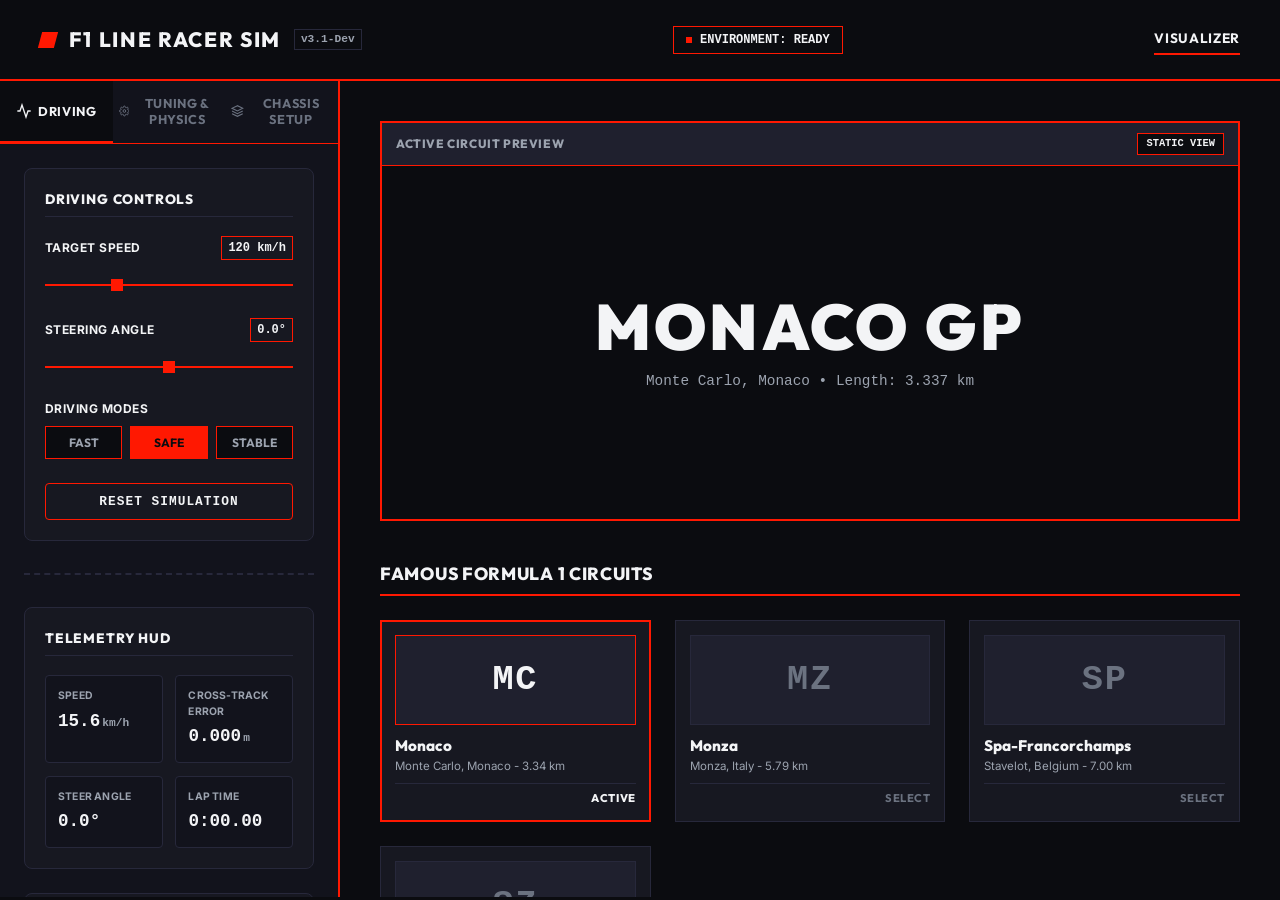
<file: F1_tracks/index.html>
<!DOCTYPE html>
<html lang="en">

<head>
  <meta charset="UTF-8">
  <meta name="viewport" content="width=device-width, initial-scale=1.0">
  <title>F1 LINE RACER SIM - Developer UI Dashboard</title>
  <!-- Google Fonts: Outfit (Headers) & Inter (Body) -->
  <link rel="preconnect" href="https://fonts.googleapis.com">
  <link rel="preconnect" href="https://fonts.gstatic.com" crossorigin>
  <link
    href="https://fonts.googleapis.com/css2?family=Inter:wght@300;400;500;600;700&family=Outfit:wght@400;500;600;700;800&display=swap"
    rel="stylesheet">
  <link rel="stylesheet" href="style.css">
  <style>
    /* Reset Button F1-tech styling */
    .reset-btn {
      width: 100%;
      background-color: transparent;
      border: 1px solid var(--border-dark);
      color: var(--text-main);
      font-family: var(--font-mono);
      font-size: 0.8rem;
      font-weight: 700;
      text-transform: uppercase;
      letter-spacing: 0.08em;
      padding: 10px;
      cursor: pointer;
      transition: all var(--transition-speed);
      text-align: center;
      border-radius: var(--radius-sm);
    }
    .reset-btn:hover {
      background-color: var(--border-dark);
      color: var(--bg-color);
      box-shadow: 0 0 10px rgba(255, 24, 1, 0.4);
    }
    .reset-btn:active {
      transform: scale(0.98);
    }
  </style>
</head>

<body>
  <!-- Header -->
  <header class="app-header">
    <div class="header-logo">
      <div class="logo-accent"></div>
      <h1>F1 LINE RACER SIM</h1>
      <span class="version-tag">v3.1-Dev</span>
    </div>

    <div class="system-status">
      <span class="status-dot"></span>
      <span class="status-text" id="status-display">ENVIRONMENT: READY</span>
    </div>

    <nav class="header-nav">
      <a href="#visualizer" class="nav-link active">Visualizer</a>
    </nav>
  </header>

  <!-- Main Container -->
  <div class="app-container">

    <!-- Sidebar -->
    <aside class="sidebar">
      <!-- Tab Navigation -->
      <div class="sidebar-tabs">
        <button class="tab-btn active" data-tab="driving">
          <svg width="16" height="16" viewBox="0 0 24 24" fill="none" stroke="currentColor" stroke-width="2">
            <path d="M22 12h-4l-3 9L9 3l-3 9H2" />
          </svg>
          Driving
        </button>
        <button class="tab-btn" data-tab="tuning">
          <svg width="16" height="16" viewBox="0 0 24 24" fill="none" stroke="currentColor" stroke-width="2">
            <circle cx="12" cy="12" r="3" />
            <path
              d="M19.4 15a1.65 1.65 0 0 0 .33 1.82l.06.06a2 2 0 1 1-2.83 2.83l-.06-.06a1.65 1.65 0 0 0-1.82-.33 1.65 1.65 0 0 0-1 1.51V21a2 2 0 0 1-4 0v-.09A1.65 1.65 0 0 0 9 19.4a1.65 1.65 0 0 0-1.82.33l-.06.06a2 2 0 1 1-2.83-2.83l.06-.06a1.65 1.65 0 0 0 .33-1.82 1.65 1.65 0 0 0-1.51-1H3a2 2 0 0 1 0-4h.09A1.65 1.65 0 0 0 4.6 9a1.65 1.65 0 0 0-.33-1.82l-.06-.06a2 2 0 1 1 2.83-2.83l.06.06a1.65 1.65 0 0 0 1.82.33H9a1.65 1.65 0 0 0 1-1.51V3a2 2 0 0 1 4 0v.09a1.65 1.65 0 0 0 1 1.51 1.65 1.65 0 0 0 1.82-.33l.06-.06a2 2 0 1 1 2.83 2.83l-.06.06a1.65 1.65 0 0 0-.33 1.82V9a1.65 1.65 0 0 0 1.51 1H21a2 2 0 0 1 0 4h-.09a1.65 1.65 0 0 0-1.51 1z" />
          </svg>
          Tuning & Physics
        </button>
        <button class="tab-btn" data-tab="advanced">
          <svg width="16" height="16" viewBox="0 0 24 24" fill="none" stroke="currentColor" stroke-width="2">
            <path d="M12 2L2 7l10 5 10-5-10-5zM2 17l10 5 10-5M2 12l10 5 10-5" />
          </svg>
          Chassis Setup
        </button>
      </div>

      <!-- Tab Content Panels -->
      <div class="sidebar-content">

        <!-- Driving Tab Panel -->
        <div class="tab-panel active" id="panel-driving">
          <div class="panel-section">
            <h3 class="section-title">Driving Controls</h3>

            <!-- Target Speed Slider -->
            <div class="control-group">
              <div class="slider-header">
                <label for="slider-speed">Target Speed</label>
                <span class="value-display" id="speed-val">120 km/h</span>
              </div>
              <input type="range" id="slider-speed" min="30" max="350" step="5" value="120" class="custom-slider">
            </div>

            <!-- Steering Angle Slider -->
            <div class="control-group">
              <div class="slider-header">
                <label for="slider-steering">Steering Angle</label>
                <span class="value-display" id="steering-val">0.0°</span>
              </div>
              <input type="range" id="slider-steering" min="-30" max="30" step="0.5" value="0" class="custom-slider">
            </div>

            <!-- Driving Modes Button Group -->
            <div class="control-group">
              <label>Driving Modes</label>
              <div class="btn-group" id="driving-mode-group">
                <button class="mode-btn" data-mode="fast">Fast</button>
                <button class="mode-btn active" data-mode="safe">Safe</button>
                <button class="mode-btn" data-mode="stable">Stable</button>
              </div>
            </div>

            <!-- Reset Simulation Action Button -->
            <div class="control-group" style="margin-top: 1.5rem; margin-bottom: 0;">
              <button id="btn-reset" class="reset-btn">RESET SIMULATION</button>
            </div>
          </div>

          <!-- INTEGRATED TELEMETRY HUD (Visible ONLY inside Driving tab) -->
          <div class="sidebar-telemetry-container">
            <div class="panel-section">
              <h3 class="section-title">Telemetry HUD</h3>

              <div class="telemetry-grid">
                <div class="telemetry-item">
                  <span class="tel-label">Speed</span>
                  <span class="tel-value" id="tel-speed">0.0 <span class="unit">km/h</span></span>
                </div>
                <div class="telemetry-item">
                  <span class="tel-label">Cross-Track Error</span>
                  <span class="tel-value" id="tel-cte">0.000 <span class="unit">m</span></span>
                </div>
                <div class="telemetry-item">
                  <span class="tel-label">Steer Angle</span>
                  <span class="tel-value" id="tel-steer">0.0°</span>
                </div>
                <div class="telemetry-item">
                  <span class="tel-label">Lap Time</span>
                  <span class="tel-value font-mono" id="tel-time">0:00.00</span>
                </div>
              </div>
            </div>

            <!-- Real-time CTE Deviation Chart -->
            <div class="panel-section">
              <h3 class="section-title">Real-time CTE Deviation</h3>
              <div class="mini-chart-container" id="chart-placeholder">
                <div class="chart-inner-placeholder">
                  <span class="placeholder-tag">LIVE CHART PLACEHOLDER</span>
                  <svg width="100%" height="100%" viewBox="0 0 250 80" class="placeholder-svg">
                    <path d="M 0 40 L 250 40" stroke="#e5e5e5" stroke-width="1" stroke-dasharray="4,4" />
                    <path d="M 0 40 Q 60 10, 120 50 T 250 35" fill="none" stroke="#a3a3a3" stroke-width="1.5"
                      stroke-dasharray="2,2" />
                  </svg>
                </div>
              </div>
            </div>

            <!-- Lap Records Table -->
            <div class="panel-section">
              <h3 class="section-title">Lap Records</h3>
              <div class="lap-history-container">
                <table class="lap-table">
                  <thead>
                    <tr>
                      <th>Lap</th>
                      <th>Time</th>
                      <th>Max Speed</th>
                      <th>Avg CTE</th>
                    </tr>
                  </thead>
                  <tbody id="lap-records-body">
                    <tr class="empty-row">
                      <td colspan="4">No lap data recorded yet</td>
                    </tr>
                  </tbody>
                </table>
              </div>
            </div>
          </div>
        </div>

        <!-- Tuning & Physics Tab Panel -->
        <div class="tab-panel" id="panel-tuning">
          <div class="panel-section">
            <h3 class="section-title">Tuning & Environment</h3>

            <!-- Tire Friction Slider -->
            <div class="control-group">
              <div class="slider-header">
                <label for="slider-friction">Tire Friction</label>
                <span class="value-display" id="friction-val">0.80</span>
              </div>
              <input type="range" id="slider-friction" min="0.0" max="1.0" step="0.05" value="0.80"
                class="custom-slider">
            </div>

            <!-- Tire Types Selector -->
            <div class="control-group">
              <label for="select-tire-type">Tire Type</label>
              <select id="select-tire-type" class="custom-select">
                <option value="soft">Soft</option>
                <option value="medium" selected>Medium</option>
                <option value="hard">Hard</option>
                <option value="wet">Wet</option>
              </select>
            </div>

            <!-- Track Temperature Slider -->
            <div class="control-group">
              <div class="slider-header">
                <label for="slider-temperature">Track Temperature</label>
                <span class="value-display" id="temp-val">35°C</span>
              </div>
              <input type="range" id="slider-temperature" min="10" max="60" step="1" value="35" class="custom-slider">
            </div>
          </div>

          <!-- Dynamic Weight Transfer Chart Section -->
          <div class="panel-section">
            <h3 class="section-title">Dynamic Load Balance</h3>
            <div class="canvas-chart-container">
              <canvas id="weight-transfer-chart" width="300" height="150"></canvas>
            </div>
          </div>
        </div>

        <!-- Chassis Setup Tab Panel -->
        <div class="tab-panel" id="panel-advanced">
          <div class="panel-section">
            <h3 class="section-title">Chassis Setup</h3>

            <!-- Custom Settings Toggle Switch -->
            <div class="toggle-container">
              <span class="toggle-label">Activate Custom Setup</span>
              <label class="switch">
                <input type="checkbox" id="custom-settings-toggle">
                <span class="toggle-slider round"></span>
              </label>
            </div>

            <!-- Parameters Input Grid -->
            <div class="input-grid">
              <div class="input-field">
                <label for="input-mass">Vehicle Mass (m, kg)</label>
                <input type="number" id="input-mass" value="1300" step="10" min="500" max="3000">
              </div>
              <div class="input-field">
                <label for="input-radius">Wheel Radius (rw, m)</label>
                <input type="number" id="input-radius" value="0.285" step="0.005" min="0.1" max="1.0">
              </div>
              <div class="input-field">
                <label for="input-track">Track Width (B, m)</label>
                <input type="number" id="input-track" value="1.4375" step="0.005" min="0.5" max="3.0">
              </div>
              <div class="input-field">
                <label for="input-lf">CG to Front Axle (lf, m)</label>
                <input type="number" id="input-lf" value="1.4373" step="0.005" min="0.5" max="3.0">
              </div>
              <div class="input-field">
                <label for="input-lr">CG to Rear Axle (lr, m)</label>
                <input type="number" id="input-lr" value="1.2247" step="0.005" min="0.5" max="3.0">
              </div>
              <div class="input-field">
                <label for="input-iz">Yaw Inertia (Iz, kg·m²)</label>
                <input type="number" id="input-iz" value="1808" step="10" min="100" max="5000">
              </div>
              <div class="input-field">
                <label for="input-iw">Wheel Inertia (Iw, kg·m²)</label>
                <input type="number" id="input-iw" value="1.85" step="0.05" min="0.1" max="10.0">
              </div>
              <div class="input-field">
                <label for="input-height">CG Height (h, m)</label>
                <input type="number" id="input-height" value="0.3" step="0.01" min="0.05" max="1.5">
              </div>
              <div class="input-field">
                <label for="input-power">Max Power (P_max, W)</label>
                <input type="number" id="input-power" value="120000" step="5000" min="10000" max="1000000">
              </div>
              <div class="input-field">
                <label for="input-asr-thresh">ASR Threshold</label>
                <input type="number" id="input-asr-thresh" value="0.15" step="0.01" min="0.01" max="1.0">
              </div>
              <div class="input-field">
                <label for="input-kp">PID Proportional (Kp)</label>
                <input type="number" id="input-kp" value="400" step="10" min="10" max="2000">
              </div>
              <div class="input-field">
                <label for="input-ki">PID Integral (Ki)</label>
                <input type="number" id="input-ki" value="15" step="1" min="0" max="500">
              </div>
              <div class="input-field">
                <label for="input-kd">PID Derivative (Kd)</label>
                <input type="number" id="input-kd" value="5" step="0.5" min="0" max="100">
              </div>
            </div>
          </div>
        </div>

      </div>

      <!-- Footer details -->
      <footer class="sidebar-footer">
        <p>Formula 1 Line Racer Simulator</p>
        <p>Pure UI/UX Developer Environment</p>
      </footer>
    </aside>

    <!-- Main Visualizer Area -->
    <main class="main-viewer">
      <!-- Minimalist Track Placeholder Container -->
      <div id="canvas-container" class="placeholder-container">
        <div class="viewer-header">
          <span class="viewer-title">Active Circuit Preview</span>
          <div class="status-pill">STATIC VIEW</div>
        </div>
        <div class="viewer-body">
          <h2 id="active-track-display" class="large-track-text">MONACO GP</h2>
          <p id="active-track-details" class="track-details-text">Monte Carlo, Monaco • Length: 3.337 km</p>
        </div>
      </div>

      <!-- Track Cards Grid -->
      <section class="tracks-section">
        <h2 class="section-title">Famous Formula 1 Circuits</h2>
        <div class="tracks-grid">

          <!-- Card Monaco -->
          <div class="track-card active" data-track="monaco">
            <div class="flat-track-preview">
              <span class="mini-track-initials">MC</span>
            </div>
            <div class="track-card-info">
              <span class="card-track-name">Monaco</span>
              <span class="card-track-details">Monte Carlo, Monaco - 3.34 km</span>
            </div>
            <div class="card-action">Active</div>
          </div>

          <!-- Card Monza -->
          <div class="track-card" data-track="monza">
            <div class="flat-track-preview">
              <span class="mini-track-initials">MZ</span>
            </div>
            <div class="track-card-info">
              <span class="card-track-name">Monza</span>
              <span class="card-track-details">Monza, Italy - 5.79 km</span>
            </div>
            <div class="card-action">Select</div>
          </div>

          <!-- Card Spa -->
          <div class="track-card" data-track="spa">
            <div class="flat-track-preview">
              <span class="mini-track-initials">SP</span>
            </div>
            <div class="track-card-info">
              <span class="card-track-name">Spa-Francorchamps</span>
              <span class="card-track-details">Stavelot, Belgium - 7.00 km</span>
            </div>
            <div class="card-action">Select</div>
          </div>

          <!-- Card Suzuka -->
          <div class="track-card" data-track="suzuka">
            <div class="flat-track-preview">
              <span class="mini-track-initials">SZ</span>
            </div>
            <div class="track-card-info">
              <span class="card-track-name">Suzuka</span>
              <span class="card-track-details">Suzuka, Japan - 5.81 km</span>
            </div>
            <div class="card-action">Select</div>
          </div>

        </div>
      </section>
    </main>

  </div>

  <!-- Main Application Code -->
  <script src="physics.js"></script>
  <!-- Connect the visualizer logic and telemetry handlers -->
  <script src="app.js"></script>

</body>

</html>
</file>
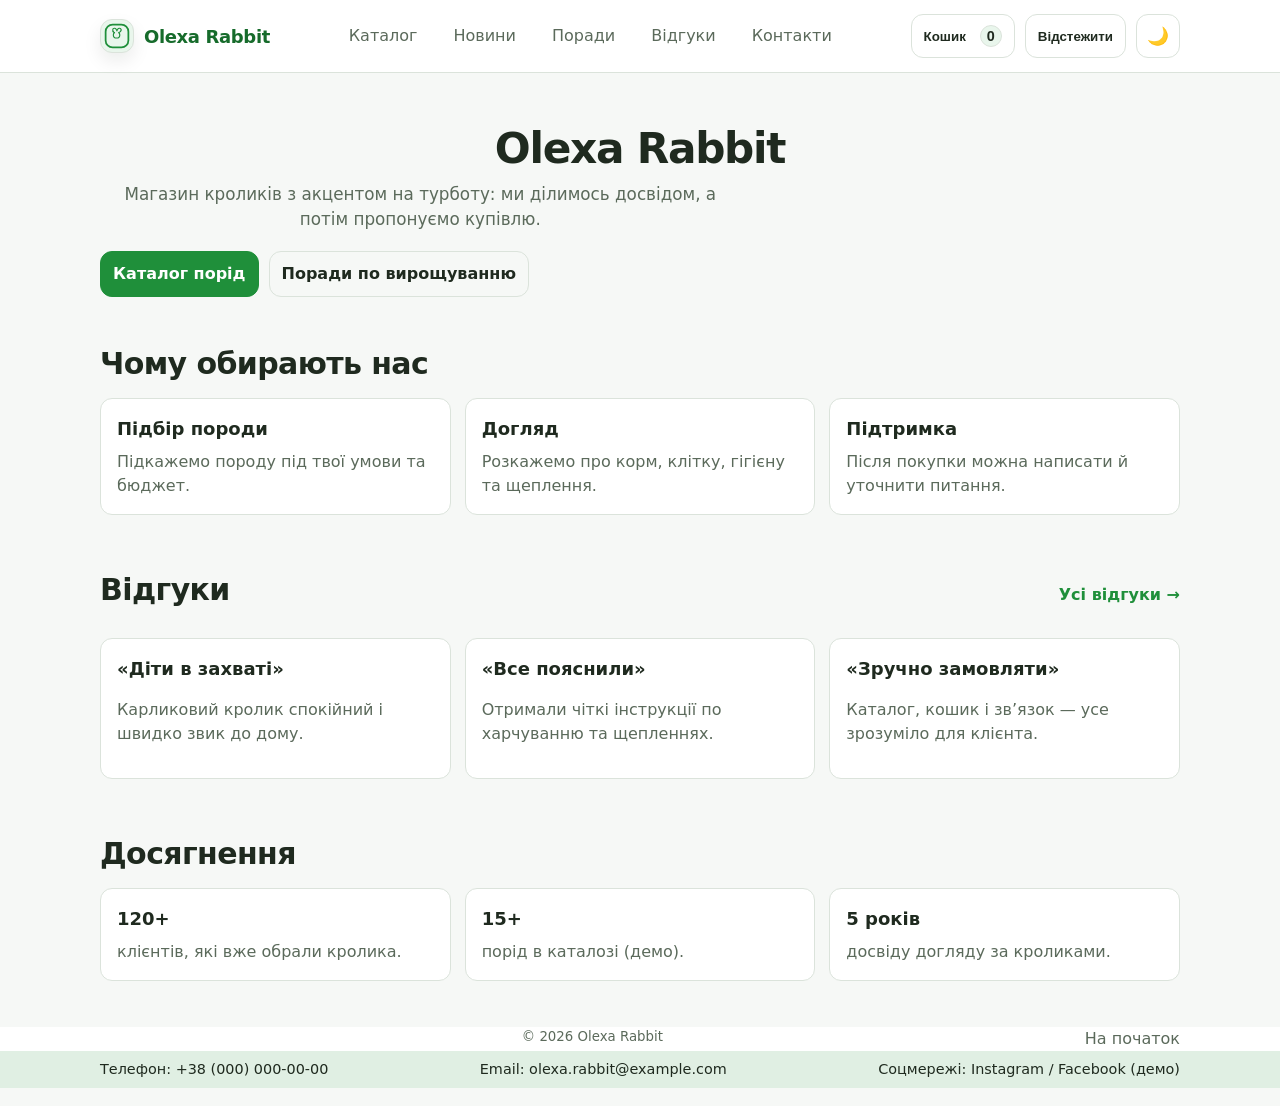
<file: Test_Site/index.html>
<!doctype html>
<html lang="uk">
  <head>
    <meta charset="utf-8" />
    <meta name="viewport" content="width=device-width, initial-scale=1" />
    <meta name="color-scheme" content="light dark" />

    <title>Olexa Rabbit — головна</title>
    <meta
      name="description"
      content="Olexa Rabbit — магазин кроликів: новини, про виробництво та контакти."
    />

    <link rel="icon" href="./assets/icons/favicon.svg" type="image/svg+xml" />
    <link rel="stylesheet" href="./css/style.css" />
  </head>
  <body id="top">
    <a class="skip-link" href="#main">Перейти до вмісту</a>

    <header class="site-header">
      <div class="container header-inner">
        <a class="brand" href="./index.html" aria-label="На головну">
          <span class="brand-mark" aria-hidden="true">
            <img
              src="./assets/icons/favicon.svg"
              alt=""
              width="28"
              height="28"
              loading="eager"
              decoding="async"
            />
          </span>
          <span class="brand-text">Olexa <span>Rabbit</span></span>
        </a>

        <nav class="nav" aria-label="Головна навігація">
          <a href="./catalog.html">Каталог</a>
          <a href="./news.html">Новини</a>
          <a href="./tips.html">Поради</a>
          <a href="./reviews.html">Відгуки</a>
          <a href="./contact.html">Контакти</a>
        </nav>

        <div class="header-actions">
          <button class="btn btn-ghost cart-btn" type="button" id="cartOpen">
            Кошик <span class="cart-count" id="cartCount">0</span>
          </button>
          <button class="btn btn-ghost" type="button" id="trackOrder">
            Відстежити
          </button>
          <button
            class="btn btn-ghost icon-only"
            type="button"
            id="themeToggle"
            aria-label="Змінити тему"
          >
            <span id="themeIcon">☀</span>
          </button>
        </div>
      </div>
    </header>

    <main id="main">
      <section class="hero">
        <div class="container hero-inner">
          <div class="hero-copy">
            <h1>Olexa Rabbit</h1>
            <p class="lead">
              Магазин кроликів з акцентом на турботу: ми ділимось досвідом, а потім
              пропонуємо купівлю.
            </p>
            <div class="hero-cta">
              <a class="btn btn-primary" href="./catalog.html">Каталог порід</a>
              <a class="btn btn-ghost" href="./tips.html">Поради по вирощуванню</a>
            </div>
          </div>
        </div>
      </section>

      <section class="section" id="why">
        <div class="container">
          <h2>Чому обирають нас</h2>

          <div class="grid">
            <article class="feature">
              <h3>Підбір породи</h3>
              <p>Підкажемо породу під твої умови та бюджет.</p>
            </article>
            <article class="feature">
              <h3>Догляд</h3>
              <p>Розкажемо про корм, клітку, гігієну та щеплення.</p>
            </article>
            <article class="feature">
              <h3>Підтримка</h3>
              <p>Після покупки можна написати й уточнити питання.</p>
            </article>
          </div>
        </div>
      </section>

      <section class="section" id="home-reviews">
        <div class="container">
          <div class="section-head">
            <h2>Відгуки</h2>
            <a class="link" href="./reviews.html">Усі відгуки →</a>
          </div>

          <div class="news-grid">
            <article class="news-card">
              <h3>«Діти в захваті»</h3>
              <p class="muted">Карликовий кролик спокійний і швидко звик до дому.</p>
            </article>
            <article class="news-card">
              <h3>«Все пояснили»</h3>
              <p class="muted">Отримали чіткі інструкції по харчуванню та щепленнях.</p>
            </article>
            <article class="news-card">
              <h3>«Зручно замовляти»</h3>
              <p class="muted">Каталог, кошик і зв’язок — усе зрозуміло для клієнта.</p>
            </article>
          </div>
        </div>
      </section>

      <section class="section" id="achievements">
        <div class="container">
          <h2>Досягнення</h2>

          <div class="grid">
            <article class="feature">
              <h3>120+</h3>
              <p class="muted">клієнтів, які вже обрали кролика.</p>
            </article>
            <article class="feature">
              <h3>15+</h3>
              <p class="muted">порід в каталозі (демо).</p>
            </article>
            <article class="feature">
              <h3>5 років</h3>
              <p class="muted">досвіду догляду за кроликами.</p>
            </article>
          </div>
        </div>
      </section>
    </main>

    <footer class="site-footer">
      <div class="footer-top">
        <div class="container footer-inner">
          <div class="footer-line"></div>
          <small>© <span id="year"></span> Olexa Rabbit</small>
          <a class="muted" href="#top" id="backToTop">На початок</a>
        </div>
      </div>
      <div class="footer-bar">
        <div class="container footer-bar-inner">
          <span>Телефон: +38 (000) 000-00-00</span>
          <span>Email: olexa.rabbit@example.com</span>
          <span>Соцмережі: Instagram / Facebook (демо)</span>
        </div>
      </div>
    </footer>

    <div class="modal" id="cartModal" hidden>
      <div class="modal-backdrop" data-close="cart"></div>
      <div class="modal-panel" role="dialog" aria-modal="true" aria-label="Кошик">
        <div class="modal-head">
          <div class="modal-title">Кошик</div>
          <button class="icon-btn" type="button" data-close="cart" aria-label="Закрити">
            ✕
          </button>
        </div>
        <div class="modal-body">
          <div class="cart-list" id="cartList"></div>
          <div class="cart-empty muted" id="cartEmpty">Кошик порожній.</div>
        </div>
        <div class="modal-foot">
          <button class="btn btn-ghost" type="button" id="cartClear">Очистити</button>
          <a class="btn btn-primary" href="./contact.html">Оформити</a>
        </div>
      </div>
    </div>

    <script src="./js/main.js" defer></script>
  </body>
</html>
</file>
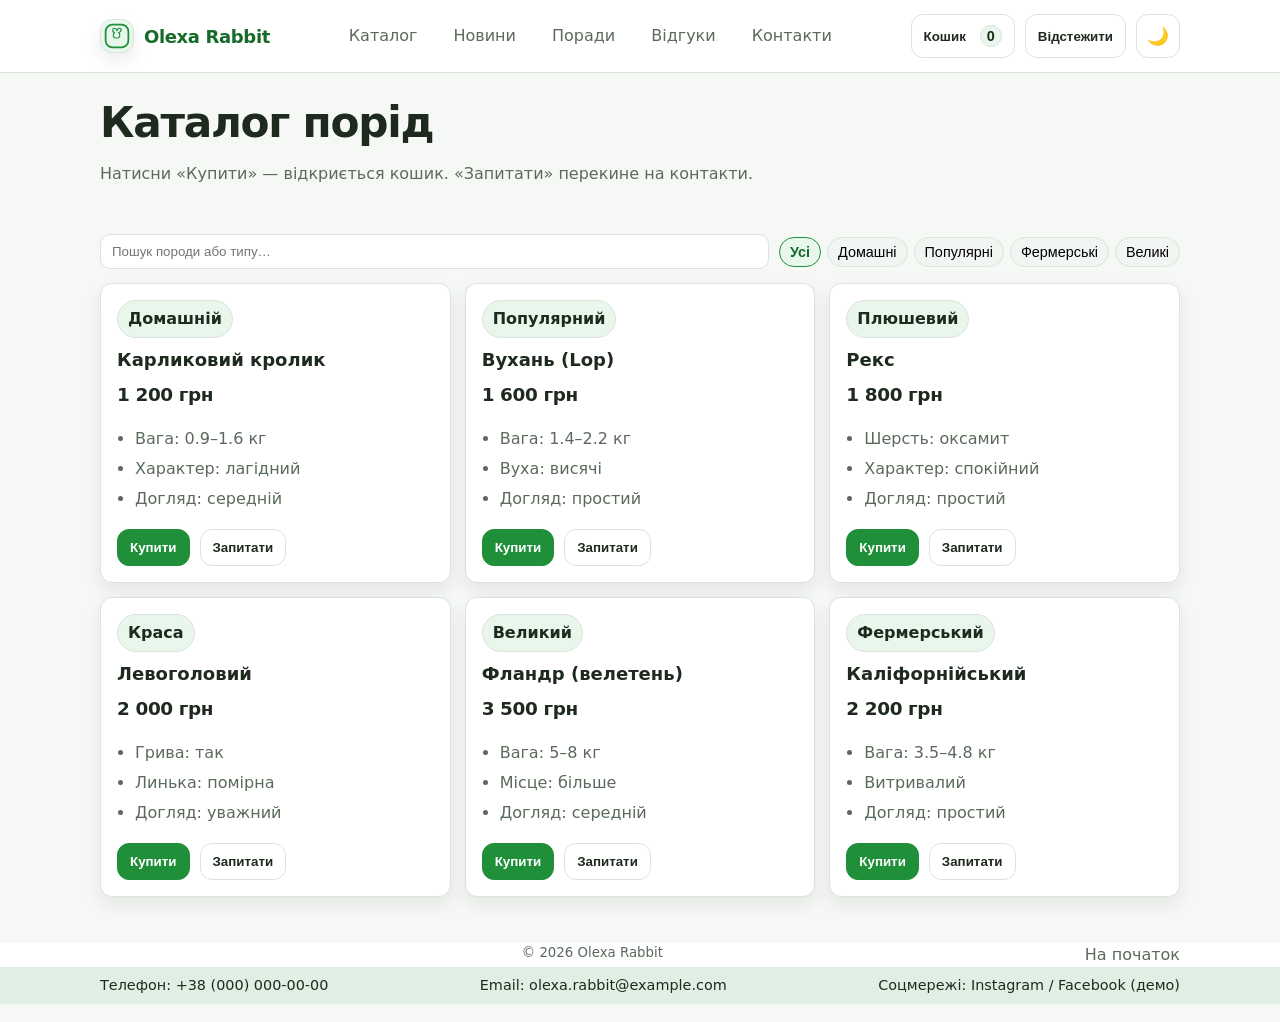
<file: Test_Site/catalog.html>
<!doctype html>
<html lang="uk">
  <head>
    <meta charset="utf-8" />
    <meta name="viewport" content="width=device-width, initial-scale=1" />
    <meta name="color-scheme" content="light dark" />

    <title>Olexa Rabbit — каталог</title>
    <meta name="description" content="Каталог порід кролів — Olexa Rabbit." />

    <link rel="icon" href="./assets/icons/favicon.svg" type="image/svg+xml" />
    <link rel="stylesheet" href="./css/style.css" />
  </head>

  <body id="top">
    <a class="skip-link" href="#main">Перейти до вмісту</a>

    <header class="site-header">
      <div class="container header-inner">
        <a class="brand" href="./index.html" aria-label="На головну">
          <span class="brand-mark" aria-hidden="true">
            <img
              src="./assets/icons/favicon.svg"
              alt=""
              width="28"
              height="28"
              loading="eager"
              decoding="async"
            />
          </span>
          <span class="brand-text">Olexa <span>Rabbit</span></span>
        </a>

        <nav class="nav" aria-label="Головна навігація">
          <a class="active" href="./catalog.html">Каталог</a>
          <a href="./news.html">Новини</a>
          <a href="./tips.html">Поради</a>
          <a href="./reviews.html">Відгуки</a>
          <a href="./contact.html">Контакти</a>
        </nav>

        <div class="header-actions">
          <button class="btn btn-ghost cart-btn" type="button" id="cartOpen">
            Кошик <span class="cart-count" id="cartCount">0</span>
          </button>
          <button class="btn btn-ghost" type="button" id="trackOrder">
            Відстежити
          </button>
          <button
            class="btn btn-ghost icon-only"
            type="button"
            id="themeToggle"
            aria-label="Змінити тему"
          >
            <span id="themeIcon">☀</span>
          </button>
        </div>
      </div>
    </header>

    <main id="main">
      <section class="page-head">
        <div class="container">
          <h1>Каталог порід</h1>
          <p class="muted">
            Натисни «Купити» — відкриється кошик. «Запитати» перекине на контакти.
          </p>
        </div>
      </section>

      <section class="section">
        <div class="container">
          <div class="catalog-toolbar">
            <input
              class="search-input"
              id="searchInput"
              placeholder="Пошук породи або типу…"
            />
            <div class="filter-chips" id="filterChips">
              <button class="chip" type="button" data-filter="all" data-active="true">
                Усі
              </button>
              <button class="chip" type="button" data-filter="Домашній">Домашні</button>
              <button class="chip" type="button" data-filter="Популярний">
                Популярні
              </button>
              <button class="chip" type="button" data-filter="Фермерський">
                Фермерські
              </button>
              <button class="chip" type="button" data-filter="Великий">Великі</button>
            </div>
          </div>

          <div class="product-grid" id="catalogGrid" aria-live="polite"></div>
        </div>
      </section>
    </main>

    <footer class="site-footer">
      <div class="footer-top">
        <div class="container footer-inner">
          <div class="footer-line"></div>
          <small>© <span id="year"></span> Olexa Rabbit</small>
          <a class="muted" href="#top" id="backToTop">На початок</a>
        </div>
      </div>
      <div class="footer-bar">
        <div class="container footer-bar-inner">
          <span>Телефон: +38 (000) 000-00-00</span>
          <span>Email: olexa.rabbit@example.com</span>
          <span>Соцмережі: Instagram / Facebook (демо)</span>
        </div>
      </div>
    </footer>

    <div class="modal" id="cartModal" hidden>
      <div class="modal-backdrop" data-close="cart"></div>
      <div class="modal-panel" role="dialog" aria-modal="true" aria-label="Кошик">
        <div class="modal-head">
          <div class="modal-title">Кошик</div>
          <button class="icon-btn" type="button" data-close="cart" aria-label="Закрити">
            ✕
          </button>
        </div>
        <div class="modal-body">
          <div class="cart-list" id="cartList"></div>
          <div class="cart-empty muted" id="cartEmpty">Кошик порожній.</div>
        </div>
        <div class="modal-foot">
          <button class="btn btn-ghost" type="button" id="cartClear">Очистити</button>
          <a class="btn btn-primary" href="./contact.html">Оформити</a>
        </div>
      </div>
    </div>

    <script src="./js/main.js" defer></script>
  </body>
</html>
</file>
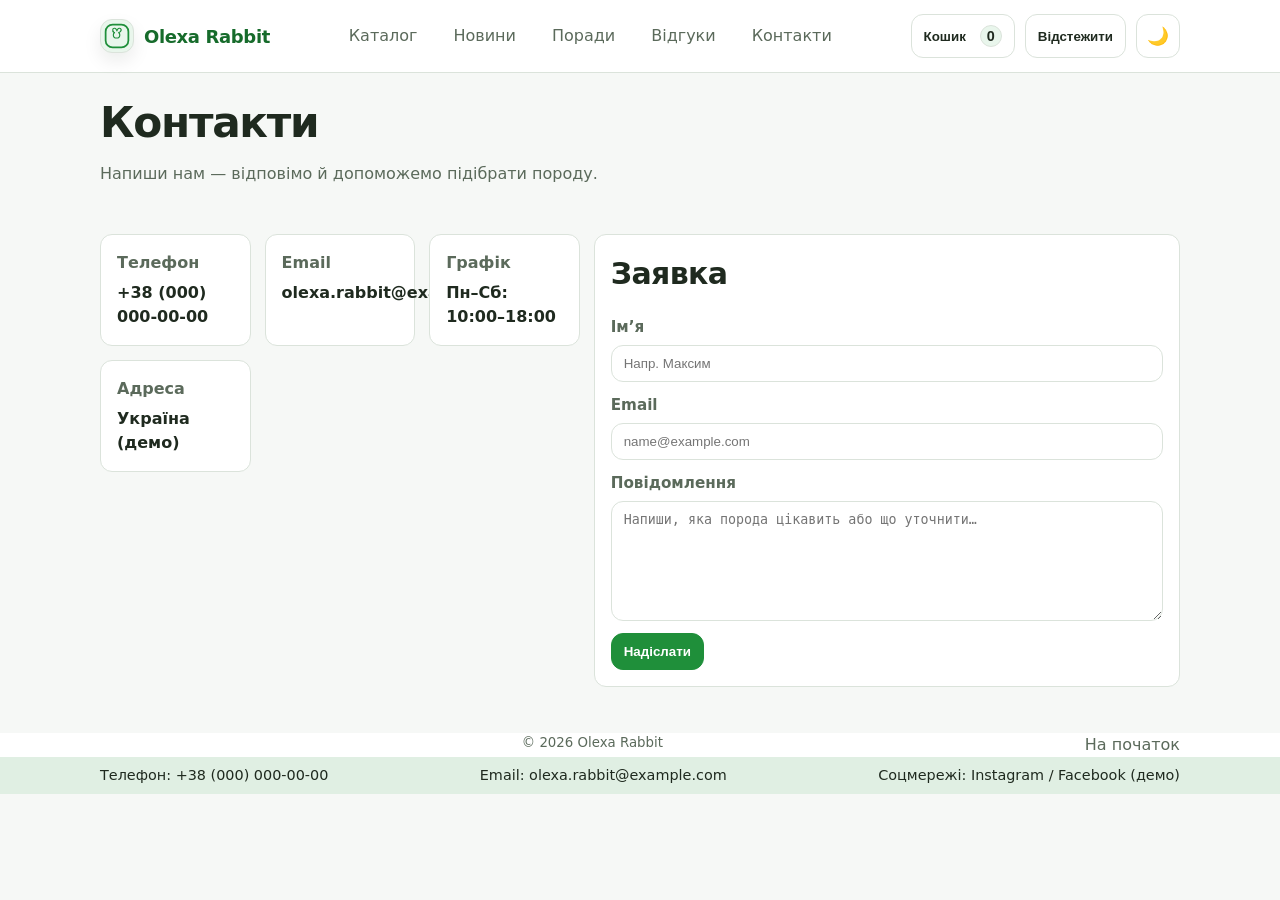
<file: Test_Site/contact.html>
<!doctype html>
<html lang="uk">
  <head>
    <meta charset="utf-8" />
    <meta name="viewport" content="width=device-width, initial-scale=1" />
    <meta name="color-scheme" content="light dark" />

    <title>Olexa Rabbit — контакти</title>
    <meta name="description" content="Контакти та форма заявки — Olexa Rabbit." />

    <link rel="icon" href="./assets/icons/favicon.svg" type="image/svg+xml" />
    <link rel="stylesheet" href="./css/style.css" />
  </head>

  <body id="top">
    <a class="skip-link" href="#main">Перейти до вмісту</a>

    <header class="site-header">
      <div class="container header-inner">
        <a class="brand" href="./index.html" aria-label="На головну">
          <span class="brand-mark" aria-hidden="true">
            <img
              src="./assets/icons/favicon.svg"
              alt=""
              width="28"
              height="28"
              loading="eager"
              decoding="async"
            />
          </span>
          <span class="brand-text">Olexa <span>Rabbit</span></span>
        </a>

        <nav class="nav" aria-label="Головна навігація">
          <a href="./catalog.html">Каталог</a>
          <a href="./news.html">Новини</a>
          <a href="./tips.html">Поради</a>
          <a href="./reviews.html">Відгуки</a>
          <a class="active" href="./contact.html">Контакти</a>
        </nav>

        <div class="header-actions">
          <button class="btn btn-ghost cart-btn" type="button" id="cartOpen">
            Кошик <span class="cart-count" id="cartCount">0</span>
          </button>
          <button class="btn btn-ghost" type="button" id="trackOrder">
            Відстежити
          </button>
          <button
            class="btn btn-ghost icon-only"
            type="button"
            id="themeToggle"
            aria-label="Змінити тему"
          >
            <span id="themeIcon">☀</span>
          </button>
        </div>
      </div>
    </header>

    <main id="main">
      <section class="page-head">
        <div class="container">
          <h1>Контакти</h1>
          <p class="muted">Напиши нам — відповімо й допоможемо підібрати породу.</p>
        </div>
      </section>

      <section class="section">
        <div class="container">
          <div class="contact-layout">
            <div class="contact-cards">
              <div class="contact-card">
                <div class="contact-label">Телефон</div>
                <a class="contact-value" href="tel:+380000000000">+38 (000) 000-00-00</a>
              </div>
              <div class="contact-card">
                <div class="contact-label">Email</div>
                <a class="contact-value" href="mailto:olexa.rabbit@example.com"
                  >olexa.rabbit@example.com</a
                >
              </div>
              <div class="contact-card">
                <div class="contact-label">Графік</div>
                <div class="contact-value">Пн–Сб: 10:00–18:00</div>
              </div>
              <div class="contact-card">
                <div class="contact-label">Адреса</div>
                <div class="contact-value">Україна (демо)</div>
              </div>
            </div>

            <form class="form" id="contactForm">
              <h2 class="form-title">Заявка</h2>

              <label class="field">
                <span>Ім’я</span>
                <input name="name" autocomplete="name" placeholder="Напр. Максим" />
              </label>

              <label class="field">
                <span>Email</span>
                <input
                  name="email"
                  type="email"
                  autocomplete="email"
                  placeholder="name@example.com"
                />
              </label>

              <label class="field">
                <span>Повідомлення</span>
                <textarea
                  name="message"
                  rows="5"
                  placeholder="Напиши, яка порода цікавить або що уточнити…"
                ></textarea>
              </label>

              <div class="form-actions">
                <button class="btn btn-primary" type="submit">Надіслати</button>
                <p class="hint" id="formHint" aria-live="polite"></p>
              </div>
            </form>
          </div>
        </div>
      </section>
    </main>

    <footer class="site-footer">
      <div class="footer-top">
        <div class="container footer-inner">
          <div class="footer-line"></div>
          <small>© <span id="year"></span> Olexa Rabbit</small>
          <a class="muted" href="#top" id="backToTop">На початок</a>
        </div>
      </div>
      <div class="footer-bar">
        <div class="container footer-bar-inner">
          <span>Телефон: +38 (000) 000-00-00</span>
          <span>Email: olexa.rabbit@example.com</span>
          <span>Соцмережі: Instagram / Facebook (демо)</span>
        </div>
      </div>
    </footer>

    <div class="modal" id="cartModal" hidden>
      <div class="modal-backdrop" data-close="cart"></div>
      <div class="modal-panel" role="dialog" aria-modal="true" aria-label="Кошик">
        <div class="modal-head">
          <div class="modal-title">Кошик</div>
          <button class="icon-btn" type="button" data-close="cart" aria-label="Закрити">
            ✕
          </button>
        </div>
        <div class="modal-body">
          <div class="cart-list" id="cartList"></div>
          <div class="cart-empty muted" id="cartEmpty">Кошик порожній.</div>
        </div>
        <div class="modal-foot">
          <button class="btn btn-ghost" type="button" id="cartClear">Очистити</button>
          <button class="btn btn-primary" type="button" data-close="cart">Готово</button>
        </div>
      </div>
    </div>

    <script src="./js/main.js" defer></script>
  </body>
</html>
</file>
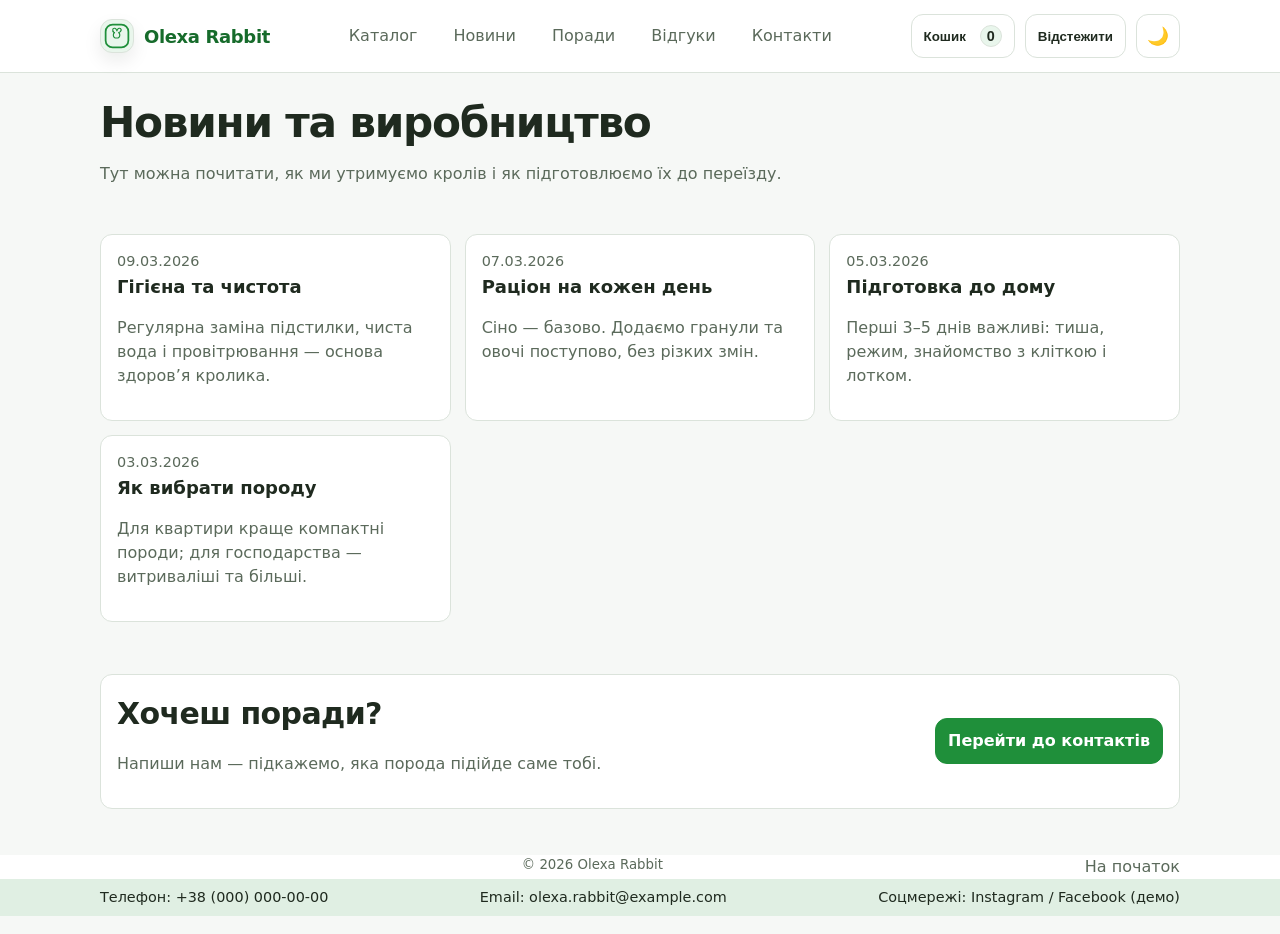
<file: Test_Site/news.html>
<!doctype html>
<html lang="uk">
  <head>
    <meta charset="utf-8" />
    <meta name="viewport" content="width=device-width, initial-scale=1" />
    <meta name="color-scheme" content="light dark" />

    <title>Olexa Rabbit — новини</title>
    <meta name="description" content="Новини та виробництво — Olexa Rabbit." />

    <link rel="icon" href="./assets/icons/favicon.svg" type="image/svg+xml" />
    <link rel="stylesheet" href="./css/style.css" />
  </head>

  <body id="top">
    <a class="skip-link" href="#main">Перейти до вмісту</a>

    <header class="site-header">
      <div class="container header-inner">
        <a class="brand" href="./index.html" aria-label="На головну">
          <span class="brand-mark" aria-hidden="true">
            <img
              src="./assets/icons/favicon.svg"
              alt=""
              width="28"
              height="28"
              loading="eager"
              decoding="async"
            />
          </span>
          <span class="brand-text">Olexa <span>Rabbit</span></span>
        </a>

        <nav class="nav" aria-label="Головна навігація">
          <a href="./catalog.html">Каталог</a>
          <a class="active" href="./news.html">Новини</a>
          <a href="./tips.html">Поради</a>
          <a href="./reviews.html">Відгуки</a>
          <a href="./contact.html">Контакти</a>
        </nav>

        <div class="header-actions">
          <button class="btn btn-ghost cart-btn" type="button" id="cartOpen">
            Кошик <span class="cart-count" id="cartCount">0</span>
          </button>
          <button class="btn btn-ghost" type="button" id="trackOrder">
            Відстежити
          </button>
          <button
            class="btn btn-ghost icon-only"
            type="button"
            id="themeToggle"
            aria-label="Змінити тему"
          >
            <span id="themeIcon">☀</span>
          </button>
        </div>
      </div>
    </header>

    <main id="main">
      <section class="page-head">
        <div class="container">
          <h1>Новини та виробництво</h1>
          <p class="muted">
            Тут можна почитати, як ми утримуємо кролів і як підготовлюємо їх до
            переїзду.
          </p>
        </div>
      </section>

      <section class="section">
        <div class="container">
          <div class="news-grid">
            <article class="news-card">
              <div class="news-date muted">09.03.2026</div>
              <h3>Гігієна та чистота</h3>
              <p class="muted">
                Регулярна заміна підстилки, чиста вода і провітрювання — основа
                здоров’я кролика.
              </p>
            </article>
            <article class="news-card">
              <div class="news-date muted">07.03.2026</div>
              <h3>Раціон на кожен день</h3>
              <p class="muted">
                Сіно — базово. Додаємо гранули та овочі поступово, без різких
                змін.
              </p>
            </article>
            <article class="news-card">
              <div class="news-date muted">05.03.2026</div>
              <h3>Підготовка до дому</h3>
              <p class="muted">
                Перші 3–5 днів важливі: тиша, режим, знайомство з кліткою і
                лотком.
              </p>
            </article>
            <article class="news-card">
              <div class="news-date muted">03.03.2026</div>
              <h3>Як вибрати породу</h3>
              <p class="muted">
                Для квартири краще компактні породи; для господарства —
                витриваліші та більші.
              </p>
            </article>
          </div>
        </div>
      </section>

      <section class="section">
        <div class="container">
          <div class="callout">
            <div>
              <h2>Хочеш поради?</h2>
              <p class="muted">
                Напиши нам — підкажемо, яка порода підійде саме тобі.
              </p>
            </div>
            <a class="btn btn-primary" href="./contact.html">Перейти до контактів</a>
          </div>
        </div>
      </section>
    </main>

    <footer class="site-footer">
      <div class="footer-top">
        <div class="container footer-inner">
          <div class="footer-line"></div>
          <small>© <span id="year"></span> Olexa Rabbit</small>
          <a class="muted" href="#top" id="backToTop">На початок</a>
        </div>
      </div>
      <div class="footer-bar">
        <div class="container footer-bar-inner">
          <span>Телефон: +38 (000) 000-00-00</span>
          <span>Email: olexa.rabbit@example.com</span>
          <span>Соцмережі: Instagram / Facebook (демо)</span>
        </div>
      </div>
    </footer>

    <div class="modal" id="cartModal" hidden>
      <div class="modal-backdrop" data-close="cart"></div>
      <div class="modal-panel" role="dialog" aria-modal="true" aria-label="Кошик">
        <div class="modal-head">
          <div class="modal-title">Кошик</div>
          <button class="icon-btn" type="button" data-close="cart" aria-label="Закрити">
            ✕
          </button>
        </div>
        <div class="modal-body">
          <div class="cart-list" id="cartList"></div>
          <div class="cart-empty muted" id="cartEmpty">Кошик порожній.</div>
        </div>
        <div class="modal-foot">
          <button class="btn btn-ghost" type="button" id="cartClear">Очистити</button>
          <a class="btn btn-primary" href="./contact.html">Оформити</a>
        </div>
      </div>
    </div>

    <script src="./js/main.js" defer></script>
  </body>
</html>
</file>
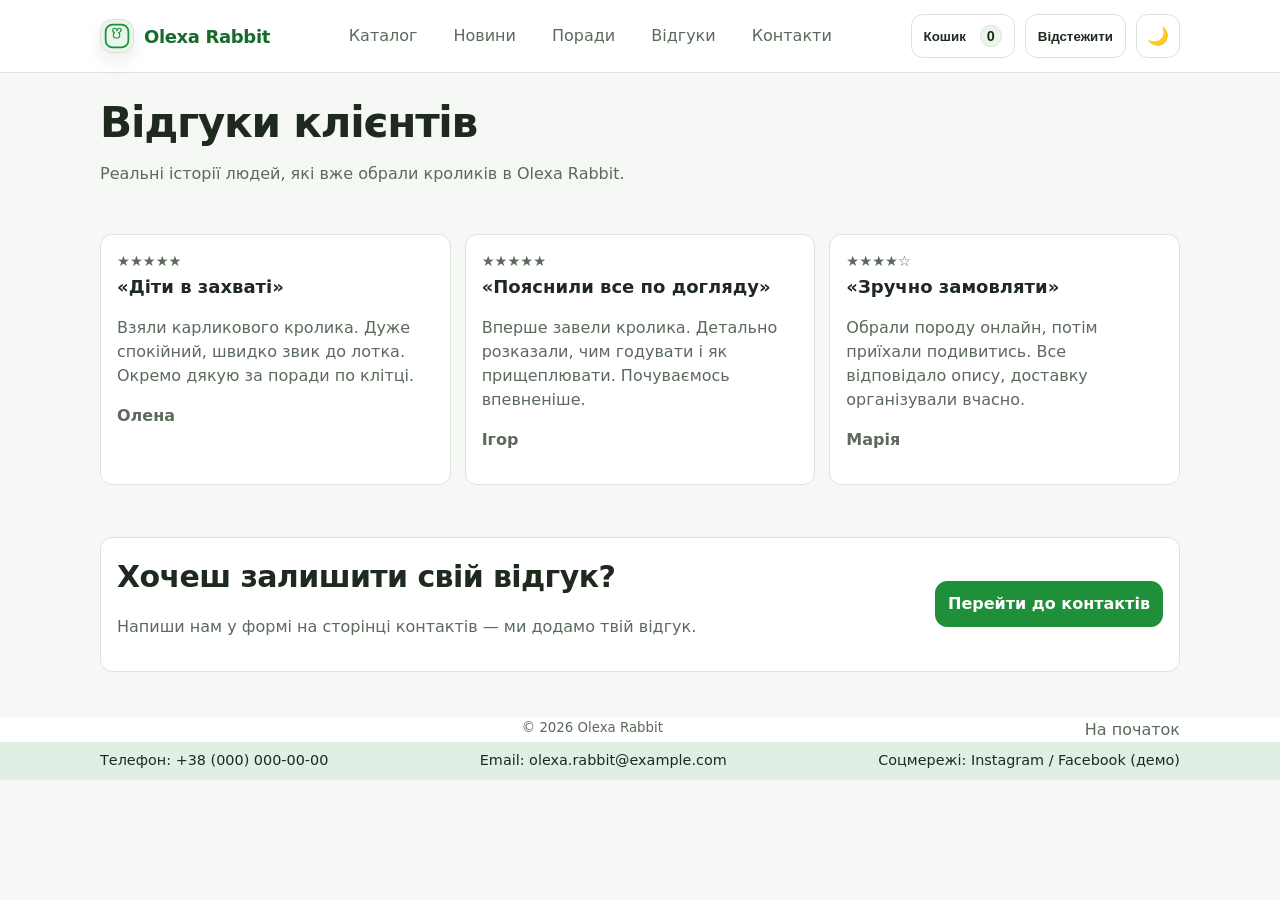
<file: Test_Site/reviews.html>
<!doctype html>
<html lang="uk">
  <head>
    <meta charset="utf-8" />
    <meta name="viewport" content="width=device-width, initial-scale=1" />
    <meta name="color-scheme" content="light dark" />

    <title>Olexa Rabbit — відгуки</title>
    <meta name="description" content="Відгуки клієнтів Olexa Rabbit." />

    <link rel="icon" href="./assets/icons/favicon.svg" type="image/svg+xml" />
    <link rel="stylesheet" href="./css/style.css" />
  </head>

  <body id="top">
    <a class="skip-link" href="#main">Перейти до вмісту</a>

    <header class="site-header">
      <div class="container header-inner">
        <a class="brand" href="./index.html" aria-label="На головну">
          <span class="brand-mark" aria-hidden="true">
            <img
              src="./assets/icons/favicon.svg"
              alt=""
              width="28"
              height="28"
              loading="eager"
              decoding="async"
            />
          </span>
          <span class="brand-text">Olexa <span>Rabbit</span></span>
        </a>

        <nav class="nav" aria-label="Головна навігація">
          <a href="./catalog.html">Каталог</a>
          <a href="./news.html">Новини</a>
          <a href="./tips.html">Поради</a>
          <a class="active" href="./reviews.html">Відгуки</a>
          <a href="./contact.html">Контакти</a>
        </nav>

        <div class="header-actions">
          <button class="btn btn-ghost cart-btn" type="button" id="cartOpen">
            Кошик <span class="cart-count" id="cartCount">0</span>
          </button>
          <button class="btn btn-ghost" type="button" id="trackOrder">
            Відстежити
          </button>
          <button
            class="btn btn-ghost icon-only"
            type="button"
            id="themeToggle"
            aria-label="Змінити тему"
          >
            <span id="themeIcon">☀</span>
          </button>
        </div>
      </div>
    </header>

    <main id="main">
      <section class="page-head">
        <div class="container">
          <h1>Відгуки клієнтів</h1>
          <p class="muted">
            Реальні історії людей, які вже обрали кроликів в Olexa Rabbit.
          </p>
        </div>
      </section>

      <section class="section">
        <div class="container">
          <div class="news-grid">
            <article class="news-card">
              <div class="news-date muted">★★★★★</div>
              <h3>«Діти в захваті»</h3>
              <p class="muted">
                Взяли карликового кролика. Дуже спокійний, швидко звик до лотка.
                Окремо дякую за поради по клітці.
              </p>
              <p class="muted"><strong>Олена</strong></p>
            </article>
            <article class="news-card">
              <div class="news-date muted">★★★★★</div>
              <h3>«Пояснили все по догляду»</h3>
              <p class="muted">
                Вперше завели кролика. Детально розказали, чим годувати і як
                прищеплювати. Почуваємось впевненіше.
              </p>
              <p class="muted"><strong>Ігор</strong></p>
            </article>
            <article class="news-card">
              <div class="news-date muted">★★★★☆</div>
              <h3>«Зручно замовляти»</h3>
              <p class="muted">
                Обрали породу онлайн, потім приїхали подивитись. Все відповідало
                опису, доставку організували вчасно.
              </p>
              <p class="muted"><strong>Марія</strong></p>
            </article>
          </div>
        </div>
      </section>

      <section class="section">
        <div class="container">
          <div class="callout">
            <div>
              <h2>Хочеш залишити свій відгук?</h2>
              <p class="muted">
                Напиши нам у формі на сторінці контактів — ми додамо твій відгук.
              </p>
            </div>
            <a class="btn btn-primary" href="./contact.html">Перейти до контактів</a>
          </div>
        </div>
      </section>
    </main>

    <footer class="site-footer">
      <div class="footer-top">
        <div class="container footer-inner">
          <div class="footer-line"></div>
          <small>© <span id="year"></span> Olexa Rabbit</small>
          <a class="muted" href="#top" id="backToTop">На початок</a>
        </div>
      </div>
      <div class="footer-bar">
        <div class="container footer-bar-inner">
          <span>Телефон: +38 (000) 000-00-00</span>
          <span>Email: olexa.rabbit@example.com</span>
          <span>Соцмережі: Instagram / Facebook (демо)</span>
        </div>
      </div>
    </footer>

    <div class="modal" id="cartModal" hidden>
      <div class="modal-backdrop" data-close="cart"></div>
      <div class="modal-panel" role="dialog" aria-modal="true" aria-label="Кошик">
        <div class="modal-head">
          <div class="modal-title">Кошик</div>
          <button class="icon-btn" type="button" data-close="cart" aria-label="Закрити">
            ✕
          </button>
        </div>
        <div class="modal-body">
          <div class="cart-list" id="cartList"></div>
          <div class="cart-empty muted" id="cartEmpty">Кошик порожній.</div>
        </div>
        <div class="modal-foot">
          <button class="btn btn-ghost" type="button" id="cartClear">Очистити</button>
          <a class="btn btn-primary" href="./contact.html">Оформити</a>
        </div>
      </div>
    </div>

    <script src="./js/main.js" defer></script>
  </body>
</html>
</file>
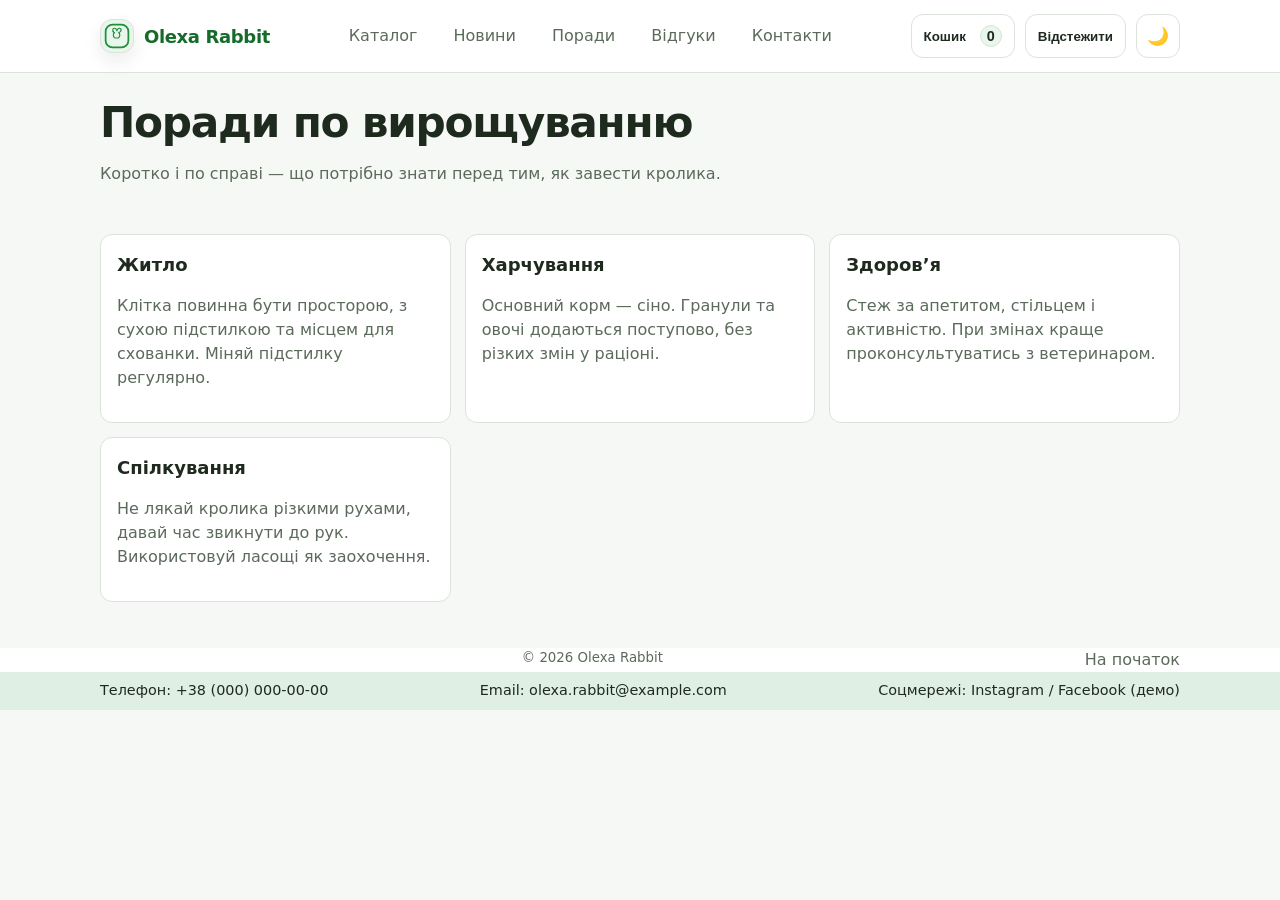
<file: Test_Site/tips.html>
<!doctype html>
<html lang="uk">
  <head>
    <meta charset="utf-8" />
    <meta name="viewport" content="width=device-width, initial-scale=1" />
    <meta name="color-scheme" content="light dark" />

    <title>Olexa Rabbit — поради</title>
    <meta name="description" content="Поради по вирощуванню кроликів — Olexa Rabbit." />

    <link rel="icon" href="./assets/icons/favicon.svg" type="image/svg+xml" />
    <link rel="stylesheet" href="./css/style.css" />
  </head>

  <body id="top">
    <a class="skip-link" href="#main">Перейти до вмісту</a>

    <header class="site-header">
      <div class="container header-inner">
        <a class="brand" href="./index.html" aria-label="На головну">
          <span class="brand-mark" aria-hidden="true">
            <img
              src="./assets/icons/favicon.svg"
              alt=""
              width="28"
              height="28"
              loading="eager"
              decoding="async"
            />
          </span>
          <span class="brand-text">Olexa <span>Rabbit</span></span>
        </a>

        <nav class="nav" aria-label="Головна навігація">
          <a href="./catalog.html">Каталог</a>
          <a href="./news.html">Новини</a>
          <a class="active" href="./tips.html">Поради</a>
          <a href="./reviews.html">Відгуки</a>
          <a href="./contact.html">Контакти</a>
        </nav>

        <div class="header-actions">
          <button class="btn btn-ghost cart-btn" type="button" id="cartOpen">
            Кошик <span class="cart-count" id="cartCount">0</span>
          </button>
          <button class="btn btn-ghost" type="button" id="trackOrder">
            Відстежити
          </button>
          <button
            class="btn btn-ghost icon-only"
            type="button"
            id="themeToggle"
            aria-label="Змінити тему"
          >
            <span id="themeIcon">☀</span>
          </button>
        </div>
      </div>
    </header>

    <main id="main">
      <section class="page-head">
        <div class="container">
          <h1>Поради по вирощуванню</h1>
          <p class="muted">
            Коротко і по справі — що потрібно знати перед тим, як завести кролика.
          </p>
        </div>
      </section>

      <section class="section">
        <div class="container">
          <div class="news-grid">
            <article class="news-card">
              <h3>Житло</h3>
              <p class="muted">
                Клітка повинна бути просторою, з сухою підстилкою та місцем для
                схованки. Міняй підстилку регулярно.
              </p>
            </article>
            <article class="news-card">
              <h3>Харчування</h3>
              <p class="muted">
                Основний корм — сіно. Гранули та овочі додаються поступово,
                без різких змін у раціоні.
              </p>
            </article>
            <article class="news-card">
              <h3>Здоров’я</h3>
              <p class="muted">
                Стеж за апетитом, стільцем і активністю. При змінах краще
                проконсультуватись з ветеринаром.
              </p>
            </article>
            <article class="news-card">
              <h3>Спілкування</h3>
              <p class="muted">
                Не лякай кролика різкими рухами, давай час звикнути до рук.
                Використовуй ласощі як заохочення.
              </p>
            </article>
          </div>
        </div>
      </section>
    </main>

    <footer class="site-footer">
      <div class="footer-top">
        <div class="container footer-inner">
          <div class="footer-line"></div>
          <small>© <span id="year"></span> Olexa Rabbit</small>
          <a class="muted" href="#top" id="backToTop">На початок</a>
        </div>
      </div>
      <div class="footer-bar">
        <div class="container footer-bar-inner">
          <span>Телефон: +38 (000) 000-00-00</span>
          <span>Email: olexa.rabbit@example.com</span>
          <span>Соцмережі: Instagram / Facebook (демо)</span>
        </div>
      </div>
    </footer>

    <div class="modal" id="cartModal" hidden>
      <div class="modal-backdrop" data-close="cart"></div>
      <div class="modal-panel" role="dialog" aria-modal="true" aria-label="Кошик">
        <div class="modal-head">
          <div class="modal-title">Кошик</div>
          <button class="icon-btn" type="button" data-close="cart" aria-label="Закрити">
            ✕
          </button>
        </div>
        <div class="modal-body">
          <div class="cart-list" id="cartList"></div>
          <div class="cart-empty muted" id="cartEmpty">Кошик порожній.</div>
        </div>
        <div class="modal-foot">
          <button class="btn btn-ghost" type="button" id="cartClear">Очистити</button>
          <a class="btn btn-primary" href="./contact.html">Оформити</a>
        </div>
      </div>
    </div>

    <script src="./js/main.js" defer></script>
  </body>
</html>
</file>
<file: F1_tracks/style.css>
/* Premium F1 Dark Telemetry Design System */
:root {
  --font-header: 'Outfit', -apple-system, BlinkMacSystemFont, "Segoe UI", Roboto, sans-serif;
  --font-body: 'Inter', -apple-system, BlinkMacSystemFont, "Segoe UI", Roboto, sans-serif;
  --font-mono: ui-monospace, SFMono-Regular, Menlo, Monaco, Consolas, "Liberation Mono", "Courier New", monospace;
  
  /* Color Palette - Premium F1 Dark Telemetry Theme */
  --bg-color: #0b0c10;       /* Deep metallic black background */
  --bg-sidebar: #12131c;     /* Sleek dark slate sidebar background */
  --bg-card: #171821;        /* Slightly lighter dark slate card background */
  --bg-hover: #1f202e;       /* Hover state dark highlight */
  --border-color: #27283b;   /* Subtle tech-styled borders */
  --border-dark: #ff1801;    /* Bright racing F1 red for active indicators and borders */
  --border-medium: #8892b0;
  
  --text-main: #f3f4f6;      /* Off-white text for readability */
  --text-muted: #9ca3af;     /* Medium gray for secondary text */
  --text-light: #6b7280;     /* Muted gray for labels and details */
  
  --transition-speed: 0.2s;
  --radius-sm: 4px;          /* Subtly rounded corners for custom panels */
  --radius-md: 8px;
}

/* Global Reset */
* {
  box-sizing: border-box;
  margin: 0;
  padding: 0;
}

body {
  font-family: var(--font-body);
  background-color: var(--bg-color);
  color: var(--text-main);
  line-height: 1.5;
  overflow-x: hidden;
  -webkit-font-smoothing: antialiased;
}

/* App Header */
.app-header {
  display: flex;
  justify-content: space-between;
  align-items: center;
  padding: 1.5rem 2.5rem;
  border-bottom: 2px solid var(--border-dark);
  background-color: var(--bg-color);
  z-index: 100;
  position: relative;
}

.header-logo {
  display: flex;
  align-items: center;
  gap: 0.8rem;
}

/* Sharp, black logo mark */
.logo-accent {
  width: 16px;
  height: 16px;
  background-color: var(--border-dark);
  transform: skewX(-15deg);
}

.header-logo h1 {
  font-family: var(--font-header);
  font-weight: 800;
  font-size: 1.3rem;
  letter-spacing: 0.08em;
  color: var(--text-main);
}

.version-tag {
  font-family: var(--font-mono);
  font-size: 0.7rem;
  font-weight: 600;
  border: 1px solid var(--border-color);
  padding: 1px 6px;
  color: var(--text-muted);
}

.system-status {
  display: flex;
  align-items: center;
  gap: 0.5rem;
  border: 1px solid var(--border-dark);
  padding: 4px 12px;
  font-family: var(--font-mono);
  font-size: 0.75rem;
  font-weight: 600;
}

.status-dot {
  width: 6px;
  height: 6px;
  background-color: var(--border-dark);
}

.header-nav {
  display: flex;
}

.nav-link {
  text-decoration: none;
  font-family: var(--font-header);
  font-weight: 700;
  font-size: 0.85rem;
  color: var(--text-main);
  text-transform: uppercase;
  letter-spacing: 0.05em;
  padding: 4px 0;
  border-bottom: 2px solid var(--border-dark);
}

/* App Layout Grid */
.app-container {
  display: grid;
  grid-template-columns: 340px 1fr;
  min-height: calc(100vh - 84px);
}

/* Sidebar */
.sidebar {
  background-color: var(--bg-sidebar);
  border-right: 2px solid var(--border-dark);
  display: flex;
  flex-direction: column;
  height: 100%;
  max-height: calc(100vh - 84px);
  overflow-y: auto;
}

/* Tab Navigation */
.sidebar-tabs {
  display: flex;
  border-bottom: 1px solid var(--border-dark);
}

.tab-btn {
  flex: 1;
  border: none;
  border-bottom: 2px solid transparent;
  background: none;
  padding: 14px 6px;
  font-family: var(--font-header);
  font-size: 0.8rem;
  font-weight: 700;
  text-transform: uppercase;
  letter-spacing: 0.05em;
  cursor: pointer;
  color: var(--text-light);
  display: flex;
  align-items: center;
  justify-content: center;
  gap: 6px;
  transition: all var(--transition-speed);
}

.tab-btn svg {
  stroke: var(--text-light);
  transition: stroke var(--transition-speed);
}

.tab-btn:hover {
  color: var(--text-main);
  background-color: var(--bg-hover);
}

.tab-btn:hover svg {
  stroke: var(--text-main);
}

.tab-btn.active {
  color: var(--text-main);
  border-bottom: 2px solid var(--border-dark);
  background-color: var(--bg-color);
}

.tab-btn.active svg {
  stroke: var(--text-main);
}

/* Sidebar Panels */
.sidebar-content {
  padding: 1.5rem;
  flex-grow: 1;
}

.tab-panel {
  display: none;
}

.tab-panel.active {
  display: block;
}

.sidebar-telemetry-container {
  margin-top: 2rem;
  border-top: 2px dashed var(--border-color);
  padding-top: 2rem;
  margin-bottom: 1.5rem;
}

/* Panels styling */
.panel-section {
  background-color: var(--bg-card);
  border: 1px solid var(--border-color);
  padding: 1.25rem;
  margin-bottom: 1.5rem;
  border-radius: var(--radius-md);
}

.section-title {
  font-family: var(--font-header);
  font-size: 0.85rem;
  font-weight: 800;
  text-transform: uppercase;
  letter-spacing: 0.06em;
  color: var(--text-main);
  margin-bottom: 1.2rem;
  border-bottom: 1px solid var(--border-color);
  padding-bottom: 0.4rem;
}

/* Control Components */
.control-group {
  margin-bottom: 1.25rem;
}

.control-group:last-child {
  margin-bottom: 0;
}

.control-group label {
  display: block;
  font-size: 0.75rem;
  font-weight: 700;
  color: var(--text-main);
  margin-bottom: 0.5rem;
  text-transform: uppercase;
  letter-spacing: 0.04em;
}

.slider-header {
  display: flex;
  justify-content: space-between;
  align-items: center;
  margin-bottom: 0.5rem;
}

.slider-header label {
  margin-bottom: 0;
}

.value-display {
  font-size: 0.75rem;
  font-weight: 700;
  color: var(--text-main);
  border: 1px solid var(--border-dark);
  padding: 2px 6px;
  font-family: var(--font-mono);
}

/* Minimalist Range Input */
.custom-slider {
  -webkit-appearance: none;
  width: 100%;
  height: 2px;
  background: var(--border-dark);
  outline: none;
  margin: 12px 0;
}

.custom-slider::-webkit-slider-thumb {
  -webkit-appearance: none;
  appearance: none;
  width: 12px;
  height: 12px;
  background: var(--border-dark);
  cursor: pointer;
  border: 1px solid var(--border-dark);
  transition: transform 0.1s;
}

.custom-slider::-webkit-slider-thumb:hover {
  transform: scale(1.2);
}

.custom-slider::-moz-range-thumb {
  width: 12px;
  height: 12px;
  background: var(--border-dark);
  cursor: pointer;
  border: 1px solid var(--border-dark);
  transition: transform 0.1s;
}

.custom-slider::-moz-range-thumb:hover {
  transform: scale(1.2);
}

/* Button Group selector (Driving Modes) */
.btn-group {
  display: grid;
  grid-template-columns: repeat(3, 1fr);
  gap: 8px;
  width: 100%;
}

.mode-btn {
  background: var(--bg-color);
  border: 1px solid var(--border-dark);
  padding: 8px 4px;
  font-family: var(--font-header);
  font-size: 0.75rem;
  font-weight: 700;
  color: var(--text-muted);
  cursor: pointer;
  text-transform: uppercase;
  transition: all var(--transition-speed);
  text-align: center;
}

.mode-btn:hover {
  background-color: var(--bg-hover);
  color: var(--text-main);
  border-color: var(--border-dark);
}

.mode-btn.active {
  background-color: var(--border-dark);
  color: var(--bg-color);
  border-color: var(--border-dark);
}

/* Custom Select Dropdowns */
.custom-select {
  width: 100%;
  padding: 8px 10px;
  font-family: var(--font-body);
  font-size: 0.8rem;
  font-weight: 600;
  border: 1px solid var(--border-dark);
  background-color: var(--bg-color);
  color: var(--text-main);
  outline: none;
  cursor: pointer;
}

.custom-select:focus {
  background-color: var(--bg-hover);
}

/* Help text footer */
.help-section h4 {
  font-family: var(--font-header);
  font-size: 0.75rem;
  font-weight: 700;
  text-transform: uppercase;
  margin-bottom: 0.4rem;
}

.help-text {
  font-size: 0.7rem;
  color: var(--text-muted);
  line-height: 1.4;
}

/* Telemetry styling */
.telemetry-grid {
  display: grid;
  grid-template-columns: 1fr 1fr;
  gap: 0.8rem;
}

.telemetry-item {
  background-color: var(--bg-sidebar);
  border: 1px solid var(--border-color);
  padding: 12px;
  display: flex;
  flex-direction: column;
  border-radius: var(--radius-sm);
}

.tel-label {
  font-size: 0.65rem;
  font-weight: 700;
  color: var(--text-muted);
  text-transform: uppercase;
  margin-bottom: 4px;
  letter-spacing: 0.02em;
}

.tel-value {
  font-family: var(--font-mono);
  font-size: 1.1rem;
  font-weight: 700;
  color: var(--text-main);
  display: flex;
  align-items: baseline;
  gap: 2px;
}

.tel-value .unit {
  font-size: 0.7rem;
  font-weight: 600;
  color: var(--text-muted);
}

/* Mini chart placeholder */
.mini-chart-container {
  height: 90px;
  width: 100%;
  border: 1px solid var(--border-color);
  position: relative;
  background-color: var(--bg-sidebar);
  overflow: hidden;
  border-radius: var(--radius-sm);
}

.chart-inner-placeholder {
  width: 100%;
  height: 100%;
  display: flex;
  flex-direction: column;
  justify-content: center;
  align-items: center;
}

.placeholder-tag {
  position: absolute;
  top: 4px;
  left: 6px;
  font-family: var(--font-mono);
  font-size: 0.55rem;
  color: var(--text-light);
  font-weight: 700;
  letter-spacing: 0.05em;
}

.placeholder-svg {
  width: 100%;
  height: 100%;
}

/* Lap history records */
.lap-history-container {
  max-height: 180px;
  overflow-y: auto;
  border: 1px solid var(--border-color);
  border-radius: var(--radius-sm);
}

.lap-table {
  width: 100%;
  border-collapse: collapse;
  font-size: 0.75rem;
  font-family: var(--font-mono);
}

.lap-table th {
  text-align: left;
  padding: 8px;
  font-weight: 700;
  color: var(--text-main);
  border-bottom: 1px solid var(--border-dark);
  text-transform: uppercase;
  background-color: var(--bg-hover);
  font-family: var(--font-header);
}

.lap-table td {
  padding: 8px;
  border-bottom: 1px solid var(--border-color);
  color: var(--text-muted);
}

.lap-table tr:last-child td {
  border-bottom: none;
}

.lap-table tr.empty-row td {
  text-align: center;
  color: var(--text-light);
  padding: 20px 0;
  font-family: var(--font-body);
  font-size: 0.75rem;
}

/* Sidebar Footer */
.sidebar-footer {
  padding: 1.5rem;
  border-top: 1px solid var(--border-dark);
  background-color: var(--bg-color);
  font-size: 0.65rem;
  color: var(--text-light);
  text-align: center;
  margin-top: auto;
}

.sidebar-footer p:first-child {
  font-weight: 700;
  color: var(--text-muted);
  margin-bottom: 2px;
}

/* Main Viewer Layout */
.main-viewer {
  display: flex;
  flex-direction: column;
  padding: 2.5rem;
  background-color: var(--bg-color);
  overflow-y: auto;
  max-height: calc(100vh - 84px);
}

/* Stark Track Display Box */
.placeholder-container {
  flex-grow: 1;
  min-height: 400px;
  height: calc(100vh - 380px);
  position: relative;
  background-color: var(--bg-color);
  border: 2px solid var(--border-dark);
  display: flex;
  flex-direction: column;
}

.viewer-header {
  display: flex;
  justify-content: space-between;
  align-items: center;
  padding: 10px 14px;
  border-bottom: 1px solid var(--border-dark);
  background-color: var(--bg-hover);
}

.viewer-title {
  font-family: var(--font-header);
  font-size: 0.75rem;
  font-weight: 800;
  text-transform: uppercase;
  letter-spacing: 0.05em;
  color: var(--text-muted);
}

.status-pill {
  font-family: var(--font-mono);
  font-size: 0.65rem;
  font-weight: 700;
  border: 1px solid var(--border-dark);
  padding: 2px 8px;
  color: var(--text-main);
  background-color: var(--bg-color);
}

.viewer-body {
  flex-grow: 1;
  display: flex;
  flex-direction: column;
  justify-content: center;
  align-items: center;
  padding: 2rem;
  text-align: center;
}

.large-track-text {
  font-family: var(--font-header);
  font-size: 4rem;
  font-weight: 900;
  letter-spacing: 0.05em;
  color: var(--text-main);
  text-transform: uppercase;
  line-height: 1.1;
  margin-bottom: 0.5rem;
}

.track-details-text {
  font-family: var(--font-mono);
  font-size: 0.9rem;
  font-weight: 500;
  color: var(--text-muted);
}

/* Track Cards Grid */
.tracks-section {
  margin-top: 2.5rem;
}

.tracks-section h2.section-title {
  border-bottom: 2px solid var(--border-dark);
  font-family: var(--font-header);
  font-size: 1.1rem;
  font-weight: 800;
  text-transform: uppercase;
  letter-spacing: 0.04em;
  color: var(--text-main);
  margin-bottom: 1.5rem;
  padding-bottom: 0.4rem;
}

.tracks-grid {
  display: grid;
  grid-template-columns: repeat(auto-fit, minmax(220px, 1fr));
  gap: 1.5rem;
}

/* Minimalist Flat Card */
.track-card {
  background-color: var(--bg-card);
  border: 1px solid var(--border-color);
  padding: 14px;
  cursor: pointer;
  transition: all var(--transition-speed);
  display: flex;
  flex-direction: column;
  position: relative;
}

.track-card:hover {
  border-color: var(--border-dark);
  background-color: var(--bg-hover);
}

.track-card.active {
  border-color: var(--border-dark);
  outline: 2px solid var(--border-dark);
  outline-offset: -2px;
}

.flat-track-preview {
  height: 90px;
  width: 100%;
  background-color: var(--bg-hover);
  border: 1px solid var(--border-color);
  margin-bottom: 10px;
  display: flex;
  justify-content: center;
  align-items: center;
}

.track-card.active .flat-track-preview {
  border-color: var(--border-dark);
}

.mini-track-initials {
  font-family: var(--font-mono);
  font-size: 2.2rem;
  font-weight: 700;
  color: var(--text-light);
  letter-spacing: 0.05em;
  transition: color var(--transition-speed);
}

.track-card:hover .mini-track-initials,
.track-card.active .mini-track-initials {
  color: var(--text-main);
}

.track-card-info {
  display: flex;
  flex-direction: column;
  margin-bottom: 8px;
}

.card-track-name {
  font-family: var(--font-header);
  font-weight: 800;
  font-size: 0.95rem;
  color: var(--text-main);
}

.card-track-details {
  font-size: 0.72rem;
  color: var(--text-muted);
}

.card-action {
  font-family: var(--font-header);
  font-size: 0.7rem;
  font-weight: 700;
  text-transform: uppercase;
  letter-spacing: 0.05em;
  color: var(--text-light);
  margin-top: auto;
  border-top: 1px solid var(--border-color);
  padding-top: 6px;
  text-align: right;
  transition: color var(--transition-speed);
}

.track-card:hover .card-action {
  color: var(--text-main);
}

.track-card.active .card-action {
  color: var(--text-main);
  font-weight: 800;
}

/* Responsive Layout Media Queries */
@media (max-width: 1024px) {
  .app-container {
    grid-template-columns: 1fr;
  }
  
  .sidebar {
    max-height: none;
    height: auto;
    border-right: none;
    border-bottom: 2px solid var(--border-dark);
  }
  
  .main-viewer {
    max-height: none;
    padding: 1.5rem;
  }
  
  .placeholder-container {
    height: 350px;
    min-height: 300px;
  }
}

@media (max-width: 600px) {
  .app-header {
    padding: 1rem;
    flex-direction: column;
    gap: 1rem;
    align-items: flex-start;
  }
}

/* Custom Settings Switch styling */
.toggle-container {
  display: flex;
  justify-content: space-between;
  align-items: center;
  margin-bottom: 1.25rem;
  background-color: var(--bg-sidebar);
  border: 1px solid var(--border-color);
  padding: 10px 12px;
  border-radius: var(--radius-sm);
}

.toggle-label {
  font-family: var(--font-header);
  font-size: 0.75rem;
  font-weight: 700;
  text-transform: uppercase;
  color: var(--text-main);
  letter-spacing: 0.04em;
}

.switch {
  position: relative;
  display: inline-block;
  width: 40px;
  height: 20px;
}

.switch input {
  opacity: 0;
  width: 0;
  height: 0;
}

.toggle-slider {
  position: absolute;
  cursor: pointer;
  top: 0;
  left: 0;
  right: 0;
  bottom: 0;
  background-color: var(--border-color);
  transition: var(--transition-speed);
}

.toggle-slider:before {
  position: absolute;
  content: "";
  height: 14px;
  width: 14px;
  left: 3px;
  bottom: 3px;
  background-color: var(--bg-color);
  transition: var(--transition-speed);
  border: 1px solid var(--border-dark);
}

input:checked + .toggle-slider {
  background-color: var(--border-dark);
}

input:checked + .toggle-slider:before {
  transform: translateX(20px);
  border-color: var(--border-dark);
}

.toggle-slider.round {
  border-radius: 20px;
}

.toggle-slider.round:before {
  border-radius: 50%;
}

/* Parameter Grid & Input Styling */
.input-grid {
  display: grid;
  grid-template-columns: repeat(2, 1fr);
  gap: 12px;
  margin-top: 1rem;
}

.input-field {
  display: flex;
  flex-direction: column;
  gap: 4px;
}

.input-field label {
  font-family: var(--font-header);
  font-size: 0.65rem;
  font-weight: 700;
  text-transform: uppercase;
  color: var(--text-muted);
  letter-spacing: 0.02em;
}

.input-field input {
  width: 100%;
  padding: 8px 12px;
  font-family: var(--font-mono);
  font-size: 0.8rem;
  font-weight: 600;
  border: 1px solid var(--border-color);
  background-color: var(--bg-sidebar);
  color: var(--text-main);
  outline: none;
  border-radius: var(--radius-sm);
  transition: border-color var(--transition-speed), background-color var(--transition-speed);
}

/* Hide number input spinners for cleaner visual formatting */
.input-field input[type="number"]::-webkit-outer-spin-button,
.input-field input[type="number"]::-webkit-inner-spin-button {
  -webkit-appearance: none;
  margin: 0;
}
.input-field input[type="number"] {
  -moz-appearance: textfield;
}

/* Span the last item in a 2-column input grid across both columns for alignment symmetry */
.input-grid .input-field:last-child {
  grid-column: span 2;
}

.input-field input:focus {
  border-color: var(--border-dark);
  background-color: var(--bg-hover);
}

.input-field input:disabled {
  opacity: 0.5;
  cursor: not-allowed;
  border-color: var(--border-color);
  background-color: var(--bg-color);
}

/* Canvas Chart Layout */
.canvas-chart-container {
  width: 100%;
  height: 150px;
  background-color: var(--bg-sidebar);
  border: 1px solid var(--border-color);
  border-radius: var(--radius-sm);
  padding: 8px;
  overflow: hidden;
}

#weight-transfer-chart {
  display: block;
  width: 100%;
  height: 100%;
}
</file>
<file: Test_Site/css/style.css>
:root {
  --bg: #f6f8f6;
  --surface: #ffffff;
  --surface-2: #f2f6f2;
  --text: #1f2a1f;
  --muted: #5b6a5b;
  --border: #dbe3db;
  --primary: #1f8f3a;
  --primary-2: #166b2b;
  --accent: #e9f6ec;
  --shadow: 0 8px 18px rgba(16, 24, 16, 0.08);
  --radius: 12px;
  --container: 1080px;
  --focus: 0 0 0 3px rgba(31, 143, 58, 0.25);
}

html[data-theme="dark"] {
  --bg: #0f1511;
  --surface: #141c16;
  --surface-2: #111912;
  --text: #e8f3ea;
  --muted: #9bb5a0;
  --border: #283529;
  --primary: #4fd671;
  --primary-2: #3bab5a;
  --accent: #17241a;
  --shadow: 0 14px 28px rgba(0, 0, 0, 0.6);
  --focus: 0 0 0 3px rgba(79, 214, 113, 0.4);
}

*,
*::before,
*::after {
  box-sizing: border-box;
}

html,
body {
  height: 100%;
}

body {
  margin: 0;
  color: var(--text);
  background: var(--bg);
  font-family: ui-sans-serif, system-ui, -apple-system, "Segoe UI", Roboto,
    Helvetica, Arial, "Apple Color Emoji", "Segoe UI Emoji";
  line-height: 1.5;
}

a {
  color: inherit;
  text-decoration: none;
}

a:focus-visible,
button:focus-visible,
input:focus-visible,
textarea:focus-visible {
  outline: none;
  box-shadow: var(--focus);
  border-radius: 10px;
}

code {
  font-family: ui-monospace, SFMono-Regular, Menlo, Monaco, Consolas,
    "Liberation Mono", "Courier New", monospace;
  font-size: 0.95em;
  padding: 0.1em 0.35em;
  border: 1px solid var(--border);
  background: var(--surface-2);
  border-radius: 10px;
}

.container {
  width: min(var(--container), calc(100% - 32px));
  margin: 0 auto;
}

.skip-link {
  position: absolute;
  left: 12px;
  top: 12px;
  transform: translateY(-140%);
  background: var(--surface);
  border: 1px solid var(--border);
  padding: 10px 12px;
  border-radius: 10px;
  box-shadow: var(--shadow);
}
.skip-link:focus {
  transform: translateY(0);
}

.site-header {
  position: sticky;
  top: 0;
  z-index: 10;
  background: var(--surface);
  border-bottom: 1px solid var(--border);
}

.header-inner {
  display: flex;
  align-items: center;
  justify-content: space-between;
  gap: 14px;
  padding: 14px 0;
}

.brand {
  display: inline-flex;
  align-items: center;
  gap: 10px;
  font-weight: 820;
  letter-spacing: -0.02em;
  font-size: 18px;
}
.brand span {
  color: var(--primary-2);
}
.brand-mark {
  width: 34px;
  height: 34px;
  display: inline-grid;
  place-items: center;
  border-radius: 12px;
  border: 1px solid var(--border);
  background: var(--accent);
  box-shadow: var(--shadow);
}
.brand-mark img {
  display: block;
}

.nav {
  display: flex;
  gap: 14px;
  flex-wrap: wrap;
  justify-content: center;
}
.nav a {
  padding: 8px 10px;
  border-radius: 12px;
  border: 1px solid transparent;
  color: var(--muted);
}
.nav a:hover {
  border-color: var(--border);
  background: var(--surface);
  color: var(--text);
}

.header-actions {
  display: flex;
  gap: 10px;
}

.btn {
  border: 1px solid var(--border);
  background: var(--surface);
  color: var(--text);
  padding: 10px 12px;
  border-radius: 12px;
  cursor: pointer;
  display: inline-flex;
  align-items: center;
  justify-content: center;
  gap: 8px;
  font-weight: 650;
}
.btn:hover {
  background: var(--surface-2);
}
.btn:active {
  transform: translateY(1px);
}

.btn-primary {
  border-color: var(--primary);
  background: var(--primary);
  color: #ffffff;
}
.btn-primary:hover {
  background: var(--primary-2);
}

.btn-ghost {
  background: transparent;
}

.hero {
  padding: 52px 0 18px;
}

.hero-inner {
  display: grid;
  grid-template-columns: 1fr;
  gap: 22px;
  align-items: center;
}

.hero-copy {
  text-align: center;
}

h1 {
  margin: 0 0 10px;
  font-size: clamp(28px, 3.3vw, 44px);
  letter-spacing: -0.03em;
  line-height: 1.12;
}

h2 {
  margin: 0 0 12px;
  font-size: clamp(22px, 2.4vw, 30px);
  letter-spacing: -0.02em;
}

h3 {
  margin: 0 0 8px;
  font-size: 18px;
}

.lead {
  margin: 0 0 18px;
  color: var(--muted);
  font-size: 1.05rem;
  max-width: 60ch;
}

.accent {
  color: var(--primary);
}

.hero-cta {
  display: flex;
  gap: 10px;
  flex-wrap: wrap;
}

.hero-card .card {
  border: 1px solid var(--border);
  background: var(--surface);
  border-radius: var(--radius);
  box-shadow: var(--shadow);
  padding: 16px;
}

.card-title {
  font-weight: 750;
  margin-bottom: 10px;
}

.checklist {
  margin: 0;
  padding-left: 18px;
  color: var(--muted);
}
.checklist li {
  margin: 8px 0;
}

.section {
  padding: 26px 0;
}

.section-head {
  display: flex;
  align-items: baseline;
  justify-content: space-between;
  gap: 12px;
  flex-wrap: wrap;
  margin-bottom: 14px;
}

.grid {
  display: grid;
  grid-template-columns: repeat(3, minmax(0, 1fr));
  gap: 14px;
}

.feature {
  border: 1px solid var(--border);
  background: var(--surface);
  border-radius: var(--radius);
  padding: 16px;
}
.feature p {
  margin: 0;
  color: var(--muted);
}

.product-grid {
  display: grid;
  grid-template-columns: repeat(3, minmax(0, 1fr));
  gap: 14px;
}

.catalog-toolbar {
  display: flex;
  flex-wrap: wrap;
  gap: 10px;
  margin-bottom: 14px;
  align-items: center;
}

.search-input {
  flex: 1 1 220px;
  min-width: 0;
  padding: 9px 11px;
  border-radius: 10px;
  border: 1px solid var(--border);
  background: var(--surface);
  color: var(--text);
}

.filter-chips {
  display: flex;
  flex-wrap: wrap;
  gap: 6px;
}

.chip {
  padding: 6px 10px;
  border-radius: 999px;
  border: 1px solid var(--border);
  background: var(--surface-2);
  font-size: 0.9rem;
  cursor: pointer;
}

.chip[data-active="true"] {
  border-color: var(--primary);
  background: var(--accent);
  color: var(--primary-2);
  font-weight: 700;
}

.product {
  border: 1px solid var(--border);
  background: var(--surface);
  border-radius: var(--radius);
  padding: 16px;
  box-shadow: var(--shadow);
  display: grid;
  gap: 12px;
}

.product-top {
  display: grid;
  gap: 8px;
}

.badge {
  width: fit-content;
  padding: 6px 10px;
  border-radius: 999px;
  border: 1px solid var(--border);
  background: var(--accent);
  font-weight: 700;
  color: var(--text);
}

.product-title {
  margin: 0;
}

.product-price {
  font-weight: 850;
  letter-spacing: -0.02em;
  font-size: 1.15rem;
}

.product-meta {
  margin: 0;
  padding-left: 18px;
  color: var(--muted);
}
.product-meta li {
  margin: 6px 0;
}

.product-actions {
  display: flex;
  gap: 10px;
  flex-wrap: wrap;
}

.form {
  border: 1px solid var(--border);
  background: var(--surface);
  border-radius: var(--radius);
  padding: 16px;
  display: grid;
  gap: 12px;
  max-width: 720px;
}

.field {
  display: grid;
  gap: 6px;
}
.field span {
  color: var(--muted);
  font-weight: 650;
  font-size: 0.95rem;
}
.field input,
.field textarea {
  width: 100%;
  padding: 10px 12px;
  border-radius: 12px;
  border: 1px solid var(--border);
  background: var(--surface);
  color: var(--text);
}
.field textarea {
  resize: vertical;
  min-height: 120px;
}

.form-actions {
  display: flex;
  align-items: center;
  justify-content: space-between;
  gap: 12px;
  flex-wrap: wrap;
}

.hint {
  margin: 0;
  color: var(--muted);
  min-height: 1.2em;
}

.site-footer {
  border-top: none;
  margin-top: 10px;
  padding: 10px 0 18px;
}

.footer-top {
  background: var(--surface);
}

.footer-line {
  height: 1px;
  background: var(--border);
  margin: 10px 0 8px;
}

.page-head {
  padding: 26px 0 6px;
}

.link {
  color: var(--primary);
  font-weight: 700;
}
.link:hover {
  text-decoration: underline;
}

.news-grid {
  display: grid;
  grid-template-columns: repeat(3, minmax(0, 1fr));
  gap: 14px;
}

.news-card {
  border: 1px solid var(--border);
  border-radius: var(--radius);
  background: var(--surface);
  padding: 16px;
}

.news-date {
  font-size: 0.9rem;
}

.contact-cards {
  display: grid;
  grid-template-columns: repeat(3, minmax(0, 1fr));
  gap: 14px;
}

.contact-card {
  border: 1px solid var(--border);
  border-radius: var(--radius);
  background: var(--surface);
  padding: 16px;
}

.contact-label {
  color: var(--muted);
  font-weight: 700;
  margin-bottom: 6px;
}

.contact-value {
  font-weight: 750;
}

.contact-layout {
  display: grid;
  grid-template-columns: 0.9fr 1.1fr;
  gap: 14px;
  align-items: start;
}

.form-title {
  margin: 0 0 8px;
}

.cart-btn {
  white-space: nowrap;
}

.cart-count {
  display: inline-grid;
  place-items: center;
  min-width: 22px;
  height: 22px;
  padding: 0 6px;
  margin-left: 6px;
  border-radius: 999px;
  background: var(--accent);
  border: 1px solid var(--border);
  font-weight: 800;
  font-size: 0.9rem;
}

.modal[hidden] {
  display: none !important;
}

.modal {
  position: fixed;
  inset: 0;
  z-index: 50;
}

.modal-backdrop {
  position: absolute;
  inset: 0;
  background: rgba(0, 0, 0, 0.35);
}

.modal-panel {
  position: absolute;
  right: 0;
  top: 0;
  height: 100%;
  width: min(420px, 92vw);
  background: var(--surface);
  border-left: 1px solid var(--border);
  box-shadow: var(--shadow);
  display: grid;
  grid-template-rows: auto 1fr auto;
}

.modal-head,
.modal-foot {
  padding: 14px;
}

.modal-head {
  border-bottom: 1px solid var(--border);
  display: flex;
  align-items: center;
  justify-content: space-between;
  gap: 10px;
}

.modal-foot {
  border-top: 1px solid var(--border);
  display: flex;
  justify-content: space-between;
  gap: 10px;
}

.modal-title {
  font-weight: 850;
}

.modal-body {
  padding: 14px;
  overflow: auto;
}

.icon-btn {
  border: 1px solid var(--border);
  background: var(--surface);
  border-radius: 10px;
  padding: 8px 10px;
  cursor: pointer;
}
.icon-btn:hover {
  background: var(--surface-2);
}

.cart-list {
  display: grid;
  gap: 10px;
}

.cart-item {
  border: 1px solid var(--border);
  border-radius: var(--radius);
  padding: 12px;
  background: var(--surface-2);
  display: grid;
  gap: 6px;
}

.cart-item-row {
  display: flex;
  justify-content: space-between;
  gap: 10px;
  align-items: baseline;
}

.cart-item-title {
  font-weight: 800;
}

.cart-item-actions {
  display: flex;
  justify-content: flex-end;
  gap: 8px;
}

.btn-small {
  padding: 8px 10px;
  border-radius: 10px;
  font-weight: 750;
}

.callout {
  border: 1px solid var(--border);
  border-radius: var(--radius);
  background: var(--surface);
  padding: 16px;
  display: flex;
  justify-content: space-between;
  gap: 14px;
  align-items: center;
  flex-wrap: wrap;
}

.footer-inner {
  display: flex;
  justify-content: space-between;
  gap: 12px;
  flex-wrap: wrap;
  color: var(--muted);
}

.muted {
  color: var(--muted);
}
.muted:hover {
  color: var(--text);
}

.footer-bar {
  background: #e0efe3;
  padding: 8px 0;
  font-size: 0.9rem;
}

html[data-theme="dark"] .footer-bar {
  background: #111f16;
}

.footer-bar-inner {
  display: flex;
  flex-wrap: wrap;
  gap: 10px;
  justify-content: space-between;
}

.icon-only {
  padding-inline: 10px;
}

.icon-only #themeIcon {
  font-size: 1.1rem;
}

.page-enter {
  animation: pageEnter 0.22s ease-out;
}

.page-exit-right {
  animation: pageExitRight 0.22s ease-in forwards;
}

.page-exit-left {
  animation: pageExitLeft 0.22s ease-in forwards;
}

@keyframes pageEnter {
  from {
    opacity: 0;
    transform: translateX(12px);
  }
  to {
    opacity: 1;
    transform: translateX(0);
  }
}

@keyframes pageExitRight {
  from {
    opacity: 1;
    transform: translateX(0);
  }
  to {
    opacity: 0;
    transform: translateX(16px);
  }
}

@keyframes pageExitLeft {
  from {
    opacity: 1;
    transform: translateX(0);
  }
  to {
    opacity: 0;
    transform: translateX(-16px);
  }
}

@media (max-width: 860px) {
  .hero-inner {
    grid-template-columns: 1fr;
  }
  .grid {
    grid-template-columns: 1fr;
  }
  .product-grid {
    grid-template-columns: 1fr;
  }
  .nav {
    display: none;
  }
  .news-grid {
    grid-template-columns: 1fr;
  }
  .contact-cards {
    grid-template-columns: 1fr;
  }
  .contact-layout {
    grid-template-columns: 1fr;
  }
}
</file>
